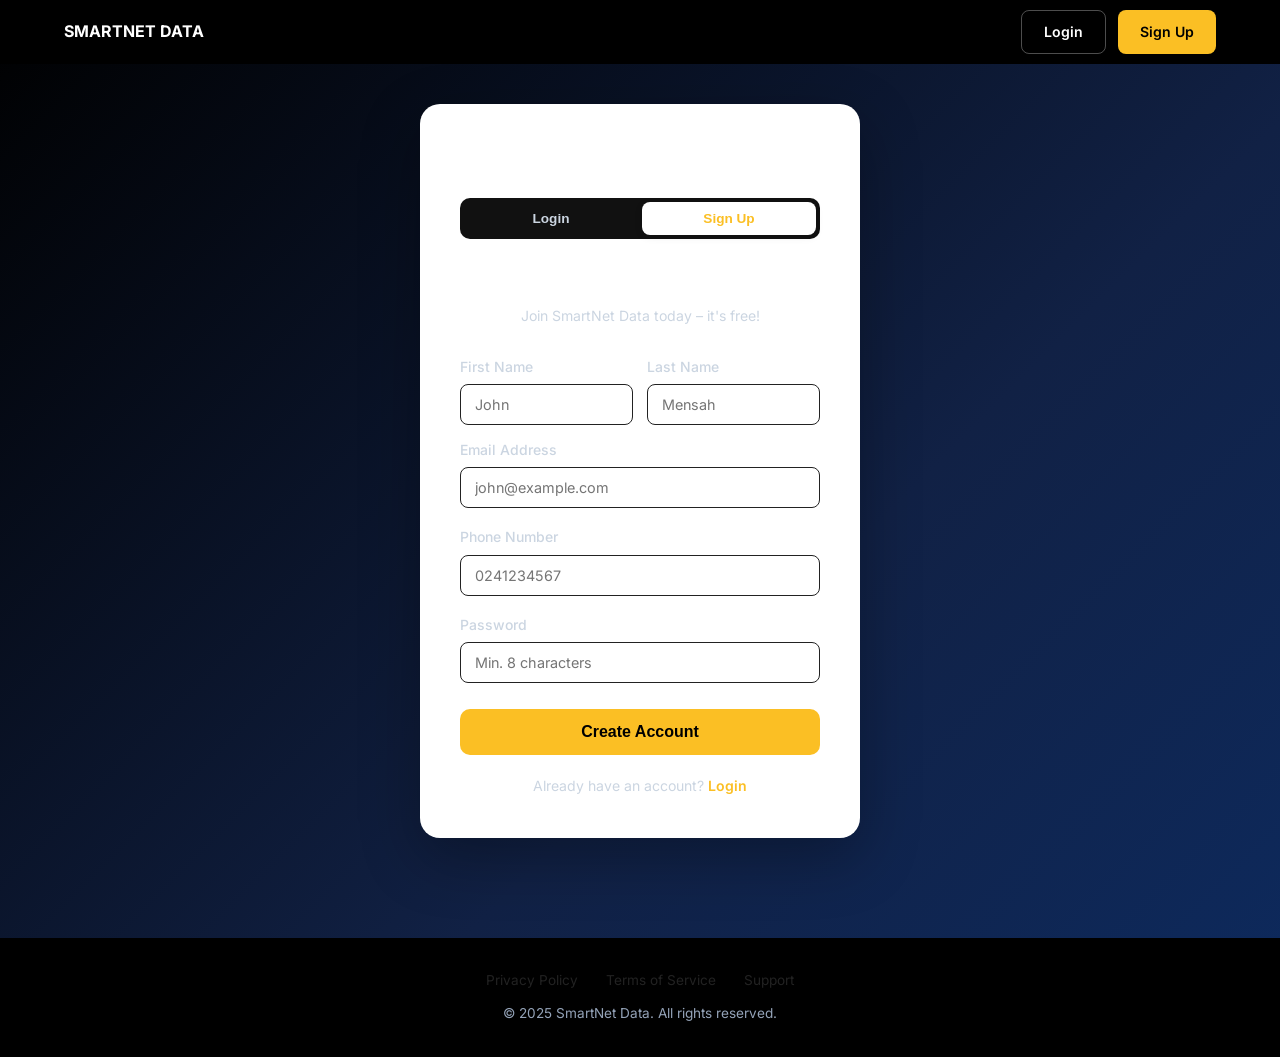
<file: index.html>
<!DOCTYPE html>
<html lang="en">
<head>
  <meta charset="UTF-8">
  <meta name="viewport" content="width=device-width, initial-scale=1.0">
  <title>SmartNet Data – Buy Data Instantly, Anytime</title>
  <meta name="description" content="Buy mobile data bundles for MTN, Telecel and AirtelTigo instantly at the best prices in Ghana.">
  <link rel="stylesheet" href="styles.css">
  <script src="auth.js"></script>
  <style>
    /* HERO */
    .hero {
      background: #000;
      padding: 80px 5% 60px;
      color: var(--white);
      position: relative;
      overflow: hidden;
    }
    .hero::before {
      content: '';
      position: absolute;
      top: -80px; right: -80px;
      width: 400px; height: 400px;
      background: radial-gradient(circle, rgba(45,85,245,0.25) 0%, transparent 70%);
      border-radius: 50%;
    }
    .hero-inner {
      max-width: 1100px;
      margin: 0 auto;
      display: grid;
      grid-template-columns: 1fr 1fr;
      gap: 60px;
      align-items: center;
    }
    .hero h1 {
      font-size: 3rem;
      font-weight: 800;
      line-height: 1.15;
      margin-bottom: 16px;
    }
    .hero h1 span { color: #63b3ed; }
    .hero p { color: rgba(255,255,255,0.7); font-size: 1.05rem; margin-bottom: 32px; max-width: 420px; }
    .hero-actions { display: flex; gap: 12px; flex-wrap: wrap; }

    /* QUICK BUY CARD */
    .quick-buy {
      background: #fff;
      border-radius: 16px;
      padding: 28px;
      box-shadow: var(--shadow-lg);
      color: #000;
    }
    .quick-buy h3 { font-size: 1rem; font-weight: 700; margin-bottom: 20px; }
    .network-row { display: flex; gap: 10px; flex-wrap: wrap; margin-bottom: 20px; }
    .net-btn {
      padding: 8px 18px;
      border-radius: 99px;
      border: 2px solid var(--gray-200);
      font-weight: 600;
      font-size: 0.8rem;
      cursor: pointer;
      background: #fff;
      color: #000;
      transition: all 0.18s;
    }
    .net-btn.active, .net-btn:hover { border-color: var(--yellow); background: var(--yellow); color: #000; }
    .quick-buy .form-group { margin-bottom: 14px; }
    .price-hint { font-size: 0.8rem; color: var(--gray-400); margin-top: 4px; }

    /* TRUSTED */
    .trusted { text-align: center; margin-top: 16px; font-size: 0.8rem; color: rgba(255,255,255,0.5); }
    .trusted-logos { display: flex; gap: 20px; justify-content: center; margin-top: 8px; }
    .tlogo { background: rgba(255,255,255,0.12); border-radius: 8px; padding: 6px 14px; font-weight: 700; font-size: 0.75rem; color: rgba(255,255,255,0.7); }

    /* SECTION HEADER */
    .section-head { margin-bottom: 32px; }
    .section-head h2 { font-size: 1.7rem; font-weight: 800; margin-bottom: 6px; color: #fff; }
    .section-head p { color: #888; font-size: 0.95rem; }
    .section-head a { font-size: 0.85rem; color: var(--yellow); font-weight: 600; text-decoration: none; float: right; }

    /* BUNDLE CARDS */
    .bundle-hero {
      background: linear-gradient(135deg, #1a3cce, #2d55f5);
      color: white;
      border-radius: var(--radius);
      padding: 28px;
      position: relative;
      overflow: hidden;
    }
    .bundle-hero::after {
      content: '';
      position: absolute;
      bottom: -30px; right: -30px;
      width: 140px; height: 140px;
      background: rgba(255,255,255,0.08);
      border-radius: 50%;
    }
    .bundle-hero .size { font-size: 2.2rem; font-weight: 800; }
    .bundle-hero .name { font-size: 1rem; font-weight: 600; opacity: 0.85; }
    .bundle-hero .price { margin-top: 16px; font-size: 1.4rem; font-weight: 700; }
    .bundle-hero .old-price { text-decoration: line-through; opacity: 0.6; font-size: 0.9rem; }
    .bundle-hero .discount { background: var(--green); color: white; border-radius: 99px; padding: 2px 10px; font-size: 0.75rem; font-weight: 700; }

    .bundle-card { border-radius: var(--radius); padding: 20px; border: 2px solid var(--gray-200); background: var(--white); transition: all 0.2s; }
    .bundle-card:hover { border-color: var(--blue-light); box-shadow: var(--shadow); transform: translateY(-2px); }
    .bundle-card .size { font-size: 1.4rem; font-weight: 800; color: var(--text); }
    .bundle-card .name { font-size: 0.85rem; color: var(--gray-600); }
    .bundle-card .price { font-weight: 700; color: var(--blue-light); margin-top: 10px; font-size: 1rem; }
    .add-btn { width: 28px; height: 28px; background: var(--blue-light); color: white; border: none; border-radius: 50%; font-size: 1.2rem; cursor: pointer; display: flex; align-items: center; justify-content: center; transition: background 0.2s; }
    .add-btn:hover { background: var(--blue); }

    /* TESTIMONIALS */
    .testimonials-bg { background: var(--white); }
    .stars { color: #f59e0b; font-size: 1rem; margin-bottom: 8px; }
    .testimonial-card { padding: 24px; border-radius: var(--radius); border: 1.5px solid var(--gray-200); }
    .author { font-weight: 600; font-size: 0.9rem; margin-top: 12px; }
    .author-sub { font-size: 0.8rem; color: var(--gray-400); }
    .trust-banner { text-align: center; margin-top: 40px; color: var(--gray-600); font-size: 0.9rem; font-weight: 600; }
    .trust-banner span { font-size: 1.6rem; font-weight: 800; color: var(--blue-light); display: block; }

    /* Mobile Responsive Hooks */
    @media (max-width: 900px) {
      .hero-inner { grid-template-columns: 1fr; gap: 40px; }
      .hero { padding: 40px 5%; text-align: center; }
      .hero p { margin: 0 auto 32px auto; }
      .hero-actions { justify-content: center; }
      .hero h1 { font-size: 2.2rem; }
    }
  </style>
</head>
<body>

<!-- NAV -->
<nav>
  <a href="index.html" class="logo">
    <span>SMARTNET DATA</span>
  </a>
  
  <div class="nav-right">
    <a href="login.html" class="btn btn-outline">Login</a>
    <a href="login.html#signup" class="btn btn-primary">Sign Up</a>
  </div>
</nav>

<!-- HERO -->
<section class="hero">
  <div class="hero-inner">
    <div>
      <h1>Buy Data <span>Instantly,</span> Anytime.</h1>
      <p>Ghana's fastest data bundle platform. Affordable MTN, Telecel &amp; AirtelTigo bundles delivered in seconds.</p>
      <div class="hero-actions">
        <a href="buy-data.html" class="btn btn-primary btn-lg">Buy Data Now</a>
        <a href="login.html#signup" class="btn btn-outline btn-lg">Get Started Free</a>
      </div>
      <div class="trusted" style="text-align:left; margin-top:32px;">
        <div style="margin-bottom:8px;">Trusted by 30,000+ Users</div>
        <div class="trusted-logos">
          <div class="tlogo"><svg width="28" height="28" viewBox="0 0 44 44" xmlns="http://www.w3.org/2000/svg"><circle cx="22" cy="22" r="22" fill="#FFCC00"/><text x="50%" y="53%" dominant-baseline="middle" text-anchor="middle" fill="#003399" font-weight="900" font-size="11" font-family="Arial,sans-serif" letter-spacing="0.5">MTN</text></svg> MTN</div>
          <div class="tlogo"><svg width="28" height="28" viewBox="0 0 44 44" xmlns="http://www.w3.org/2000/svg"><circle cx="22" cy="22" r="22" fill="#CC0000"/><text x="50%" y="38%" dominant-baseline="middle" text-anchor="middle" fill="#fff" font-weight="900" font-size="7" font-family="Arial,sans-serif">telecel</text><path d="M10 28 Q16 22 22 26 Q28 30 34 24" stroke="#fff" stroke-width="2.5" fill="none" stroke-linecap="round"/></svg> Telecel</div>
          <div class="tlogo"><svg width="28" height="28" viewBox="0 0 44 44" xmlns="http://www.w3.org/2000/svg"><clipPath id="cp3"><circle cx="22" cy="22" r="22"/></clipPath><circle cx="22" cy="22" r="22" fill="#E2001A"/><rect x="22" y="0" width="22" height="44" fill="#00509E" clip-path="url(#cp3)"/><text x="50%" y="44%" dominant-baseline="middle" text-anchor="middle" fill="#fff" font-weight="900" font-size="9" font-family="Arial,sans-serif">Airtel</text><text x="50%" y="66%" dominant-baseline="middle" text-anchor="middle" fill="#FFD700" font-weight="900" font-size="9" font-family="Arial,sans-serif">Tigo</text></svg> AirtelTigo</div>
        </div>
      </div>
    </div>

    <!-- QUICK BUY WIDGET -->
    <div class="quick-buy">
      <h3>⚡ Quick Top-Up</h3>
      <div class="network-row">
        <button class="net-btn mtn active" onclick="selectNet(this,'mtn')" style="display:flex;align-items:center;gap:6px;"><svg width="20" height="20" viewBox="0 0 44 44" xmlns="http://www.w3.org/2000/svg"><circle cx="22" cy="22" r="22" fill="#FFCC00"/><text x="50%" y="53%" dominant-baseline="middle" text-anchor="middle" fill="#003399" font-weight="900" font-size="11" font-family="Arial,sans-serif" letter-spacing="0.5">MTN</text></svg> MTN</button>
        <button class="net-btn telecel" onclick="selectNet(this,'telecel')" style="display:flex;align-items:center;gap:6px;"><svg width="20" height="20" viewBox="0 0 44 44" xmlns="http://www.w3.org/2000/svg"><circle cx="22" cy="22" r="22" fill="#CC0000"/><text x="50%" y="38%" dominant-baseline="middle" text-anchor="middle" fill="#fff" font-weight="900" font-size="7" font-family="Arial,sans-serif">telecel</text><path d="M10 28 Q16 22 22 26 Q28 30 34 24" stroke="#fff" stroke-width="2.5" fill="none" stroke-linecap="round"/></svg> Telecel</button>
        <button class="net-btn airteltigo" onclick="selectNet(this,'airteltigo')" style="display:flex;align-items:center;gap:6px;"><svg width="20" height="20" viewBox="0 0 44 44" xmlns="http://www.w3.org/2000/svg"><clipPath id="cp4"><circle cx="22" cy="22" r="22"/></clipPath><circle cx="22" cy="22" r="22" fill="#E2001A"/><rect x="22" y="0" width="22" height="44" fill="#00509E" clip-path="url(#cp4)"/><text x="50%" y="44%" dominant-baseline="middle" text-anchor="middle" fill="#fff" font-weight="900" font-size="9" font-family="Arial,sans-serif">Airtel</text><text x="50%" y="66%" dominant-baseline="middle" text-anchor="middle" fill="#FFD700" font-weight="900" font-size="9" font-family="Arial,sans-serif">Tigo</text></svg> AirtelTigo</button>
      </div>
      <div class="form-group">
        <label>Phone Number</label>
        <input type="tel" class="form-control" placeholder="0241234567">
      </div>
      <div class="form-group">
        <label>Select Bundle</label>
        <select class="form-control">
          <option>1GB – GHC 5.00</option>
          <option>5GB – GHC 20.00</option>
          <option>10GB – GHC 35.00</option>
          <option>20GB – GHC 60.00</option>
          <option>50GB – GHC 120.00</option>
        </select>
      </div>
      <a href="buy-data.html" class="btn btn-primary btn-full" style="margin-top:4px;">Buy Now</a>
      <p class="price-hint" style="margin-top:10px;">🔒 Secure & instant delivery</p>
    </div>
  </div>
</section>

<!-- DISCOUNTED BUNDLES -->
<section class="section">
  <div class="container">
    <div class="section-head" style="display:flex; align-items:center; justify-content:space-between;">
      <div>
        <h2>Discounted Bundles</h2>
        <p>Best value data deals available right now</p>
      </div>
      <a href="buy-data.html">See All →</a>
    </div>

    <div style="display:grid; grid-template-columns: 2fr 1fr 1fr; gap:20px; align-items:start;">
      <!-- Featured -->
      <div class="bundle-hero">
        <div style="display:flex; justify-content:space-between; align-items:flex-start;">
          <div>
            <div class="size">100GB</div>
            <div class="name">FESTIVE BOX</div>
            <div style="font-size:0.8rem; opacity:0.7; margin-top:4px;">Valid for 30 days</div>
          </div>
          <span class="discount">60% OFF</span>
        </div>
        <div class="price">
          GHC 250.00
          <span class="old-price" style="margin-left:8px;">GHC 620</span>
        </div>
        <button class="btn btn-green" style="margin-top:16px; padding:10px 24px;">Buy Now</button>
      </div>

      <!-- Work Bundle -->
      <div class="bundle-card">
        <div class="size" style="color:var(--blue-light);">30GB</div>
        <div class="name">Work From Home</div>
        <div class="price">GHC 85.00</div>
        <div style="display:flex; justify-content:space-between; align-items:center; margin-top:12px;">
          <span class="badge badge-blue">MTN</span>
          <button class="add-btn">+</button>
        </div>
      </div>

      <!-- Night Bundle -->
      <div class="bundle-card">
        <div class="size" style="color:#a855f7;">20GB</div>
        <div class="name">Nite &amp; Date</div>
        <div class="price">GHC 45.00</div>
        <div style="display:flex; justify-content:space-between; align-items:center; margin-top:12px;">
          <span class="badge badge-red">Telecel</span>
          <button class="add-btn">+</button>
        </div>
      </div>
    </div>
  </div>
</section>

<!-- TESTIMONIALS -->
<section class="section testimonials-bg">
  <div class="container">
    <div class="section-head text-center" style="float:none;">
      <h2>Trusted by 30,000+ Users</h2>
      <p>Real reviews from real customers</p>
    </div>
    <div class="grid-3">
      <div class="testimonial-card">
        <div class="stars">★★★★★</div>
        <p style="font-size:0.9rem; color:var(--gray-600);">"Fastest data delivery I've ever experienced. My bundle arrived in under 2 seconds!"</p>
        <div class="author">Kwame Mensah</div>
        <div class="author-sub">MTN subscriber · Accra</div>
      </div>
      <div class="testimonial-card">
        <div class="stars">★★★★★</div>
        <p style="font-size:0.9rem; color:var(--gray-600);">"The prices here beat everywhere else. I save 20% every month using SmartNet Data."</p>
        <div class="author">Akua Boateng</div>
        <div class="author-sub">Telecel subscriber · Kumasi</div>
      </div>
      <div class="testimonial-card">
        <div class="stars">★★★★☆</div>
        <p style="font-size:0.9rem; color:var(--gray-600);">"Very intuitive. I can top up my family members' numbers in one place. Highly recommend."</p>
        <div class="author">Nana Asante</div>
        <div class="author-sub">AirtelTigo · Takoradi</div>
      </div>
    </div>
    <div class="trust-banner">
      <span>30,000+</span>
      Happy customers & counting
    </div>
  </div>
</section>

<!-- FOOTER -->
<footer>
  <div class="footer-links">
    <a href="#">Home</a>
    <a href="buy-data.html">Buy Data</a>
    <a href="#">Support</a>
    <a href="login.html">Login</a>
  </div>
  <p>© 2025 SmartNet Data. All rights reserved.</p>
</footer>

<script>
  function selectNet(el, net) {
    document.querySelectorAll('.net-btn').forEach(b => b.classList.remove('active'));
    el.classList.add('active');
  }
</script>
</body>
</html>
</file>
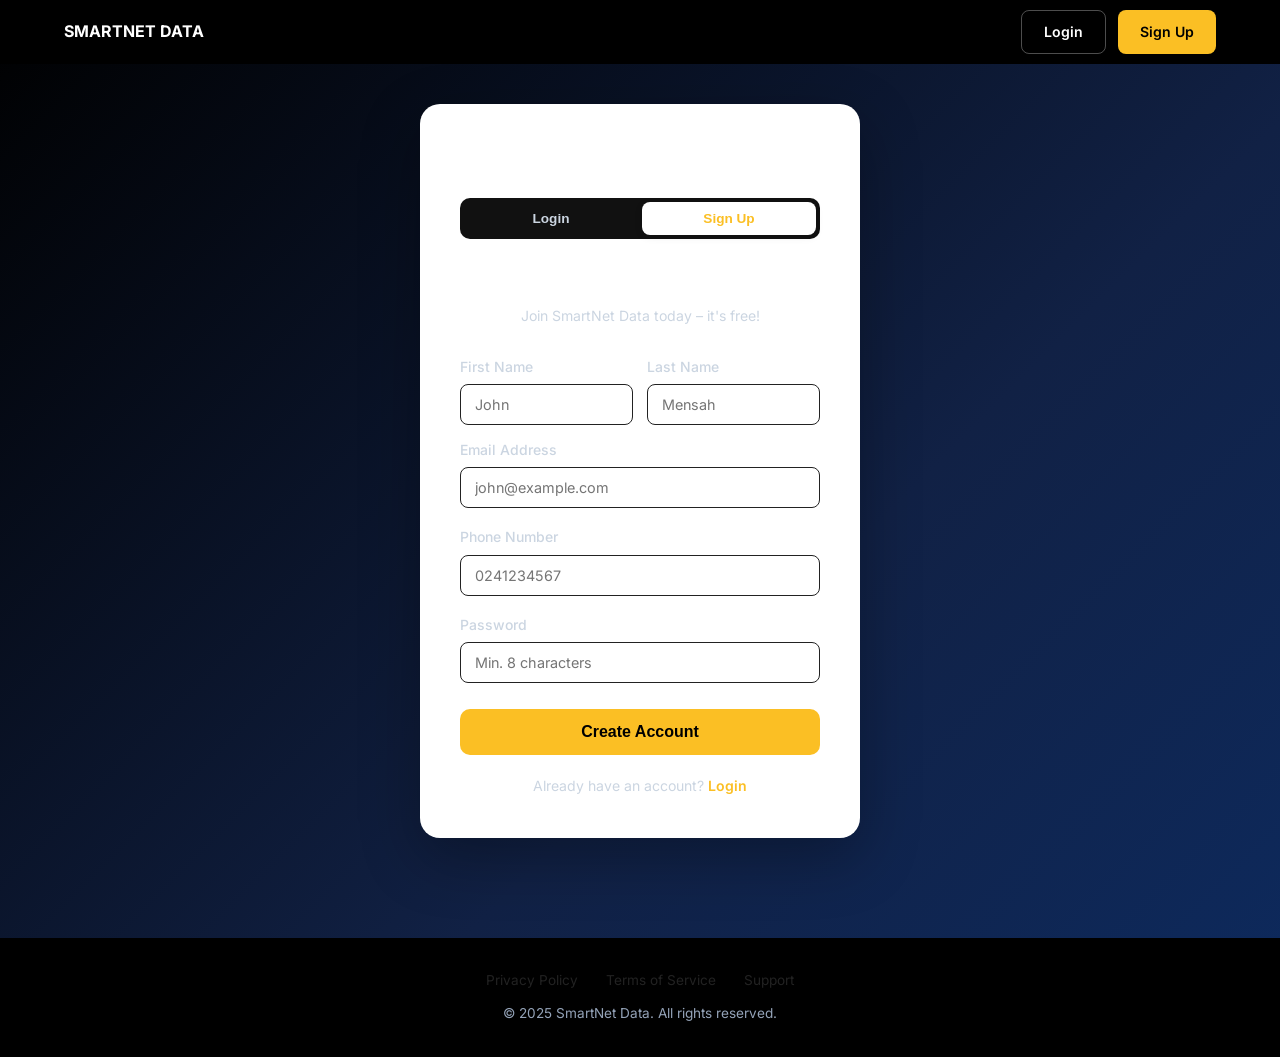
<file: buy-data.html>
<!DOCTYPE html>
<html lang="en">
<head>
  <meta charset="UTF-8">
  <meta name="viewport" content="width=device-width, initial-scale=1.0">
  <title>Buy Data Bundle – SmartNet Data</title>
  <meta name="description" content="Choose a network and data bundle to buy instantly.">
  <link rel="stylesheet" href="styles.css">
  <script src="auth.js"></script>
  <style>
    body { background: #0a0a0a; color: #fff; }
    .page-wrap { max-width: 1080px; margin: 40px auto; padding: 0 24px; display: grid; grid-template-columns: 1fr 360px; gap: 32px; align-items: start; }

    /* Network selector */
    .network-selector { display: flex; gap: 10px; margin-bottom: 24px; flex-wrap: wrap; }
    .net-card {
      display: flex; align-items: center; gap: 10px;
      padding: 12px 22px;
      border: 1.5px solid #2a2a2a;
      border-radius: 99px;
      cursor: pointer;
      transition: all 0.22s;
      background: #1a1a1a;
      color: #fff;
      font-size: 0.95rem;
      font-weight: 700;
    }
    .net-card:hover { border-color: #444; background: #222; }
    .net-card.active { border-color: #fbbf24; background: #222; }
    .net-card.active .net-name { color: #fbbf24; }
    .net-dot { width: 14px; height: 14px; border-radius: 50%; flex-shrink: 0; }
    .net-card .net-name { font-size: 0.92rem; font-weight: 700; color: #fff; }

    /* Warning banner */
    .warn-banner {
      border-radius: 14px; padding: 18px 20px;
      margin-bottom: 20px; display: flex; gap: 14px; align-items: flex-start;
      border: 1.5px solid rgba(251,191,36,0.35);
      background: rgba(251,191,36,0.08);
    }
    .warn-banner.red {
      border-color: rgba(220,38,38,0.4);
      background: rgba(180,20,20,0.12);
    }
    .warn-banner.blue {
      border-color: rgba(59,109,250,0.45);
      background: rgba(30,60,180,0.12);
    }
    .warn-icon { font-size: 1.3rem; margin-top: 1px; color: #fbbf24; flex-shrink: 0; }
    .warn-banner.red .warn-icon { color: #f87171; }
    .warn-banner.blue .warn-icon { color: #60a5fa; }
    .warn-title { font-size: 1rem; font-weight: 800; color: #fbbf24; margin-bottom: 5px; }
    .warn-banner.red .warn-title { color: #f87171; }
    .warn-banner.blue .warn-title { color: #60a5fa; }
    .warn-text { font-size: 0.87rem; color: rgba(255,255,255,0.72); line-height: 1.55; }
    .warn-net { color: #fbbf24; font-weight: 700; }
    .warn-banner.red .warn-net { color: #f87171; }
    .warn-banner.blue .warn-net { color: #60a5fa; }

    /* Bundle section */
    .bundle-section-title { font-size: 0.95rem; font-weight: 700; color: rgba(255,255,255,0.6); text-transform: uppercase; letter-spacing: 0.8px; margin-bottom: 16px; }

    /* Bundle grid – dark style */
    .bundle-grid {
      display: grid;
      grid-template-columns: repeat(4, 1fr);
      gap: 10px;
    }
    .b-card {
      border: 1.5px solid #1e2d50;
      border-radius: 10px;
      padding: 18px 10px 16px;
      cursor: pointer;
      transition: all 0.22s;
      background: #0d1117;
      color: #fff;
      text-align: center;
      position: relative;
    }
    .b-card:hover { border-color: #3b6dfa; background: #111827; }
    .b-card.selected { border: 2px solid #fbbf24; background: #111827; }
    .b-card .size { font-size: 1.25rem; font-weight: 900; color: #fff; margin-bottom: 6px; letter-spacing: 0.3px; }
    .b-card .price { font-size: 0.82rem; font-weight: 600; color: rgba(255,255,255,0.5); }
    .b-card.selected .size { color: #fff; }
    .b-card.selected .price { color: rgba(255,255,255,0.6); }

    /* Phone input section */
    .phone-section { background: #0d1117; border: 1.5px solid #1e2d50; border-radius: 14px; padding: 22px; margin-top: 20px; }
    .phone-section label { font-size: 0.9rem; font-weight: 800; color: #fff; display: block; margin-bottom: 12px; }
    .phone-section input { background: #111827; border: 1.5px solid #1e2d50; border-radius: 10px; padding: 14px 16px; color: #fff; font-size: 1rem; width: 100%; outline: none; box-sizing: border-box; }
    .phone-section input:focus { border-color: #fbbf24; }
    .phone-section input::placeholder { color: rgba(255,255,255,0.22); font-size: 0.95rem; }

    /* Summary Card */
    .summary-card { background: #141414; border: 1.5px solid #1e1e1e; color: #fff; border-radius: 18px; padding: 28px; position: sticky; top: 84px; }
    .summary-card h3 { font-size: 1.15rem; font-weight: 800; margin-bottom: 24px; color: #fbbf24; display: flex; align-items: center; gap: 8px; }
    .sum-row { display: flex; justify-content: space-between; align-items: center; padding: 14px 0; border-bottom: 1px solid rgba(255,255,255,0.05); font-size: 0.95rem; }
    .sum-row:last-of-type { border-bottom: none; }
    .sum-label { color: rgba(255,255,255,0.45); }
    .sum-val { font-weight: 800; color: #fff; }
    .total-row { background: rgba(251,191,36,0.06); border: 1px solid rgba(251,191,36,0.15); border-radius: 12px; padding: 18px 20px; display: flex; justify-content: space-between; align-items: center; margin-top: 20px; }
    .total-row .label { color: rgba(255,255,255,0.5); font-size: 0.95rem; }
    .total-row .amount { font-size: 1.65rem; font-weight: 900; color: #fbbf24; }
    .btn-pay { width: 100%; margin-top: 24px; padding: 16px; background: #fbbf24; color: #000; font-weight: 900; font-size: 1.05rem; border: none; border-radius: 12px; cursor: pointer; transition: all 0.2s; display: flex; justify-content: center; align-items: center; gap: 8px; }
    .btn-pay:hover { background: #f59e0b; transform: translateY(-1px); }
    .secure-note { text-align: center; font-size: 0.8rem; color: rgba(255,255,255,0.3); margin-top: 16px; display: flex; justify-content: center; align-items: center; gap: 6px; }

    .section-card { background: #0d1117; border: 1.5px solid #1e2d50; border-radius: 16px; padding: 24px; margin-bottom: 20px; }
    .section-label { font-size: 1rem; font-weight: 900; margin-bottom: 18px; color: #fff; }

    /* Mobile Responsive Hooks */
    @media (max-width: 900px) {
      .page-wrap { grid-template-columns: 1fr; margin: 24px auto; }
      .summary-card { position: relative; top: 0; }
      .bundle-grid { grid-template-columns: repeat(3, 1fr); }
    }
    @media (max-width: 600px) {
      .bundle-grid { grid-template-columns: repeat(2, 1fr); }
      .net-card { flex-grow: 1; justify-content: center; }
      .phone-section, .section-card, .summary-card { padding: 18px; }
    }
  </style>
</head>
<body>

<!-- NAV -->
<nav>
  <a href="index.html" class="logo">
    <span>SMARTNET DATA</span>
  </a>
  <div class="nav-right">
    <a href="login.html" class="btn btn-outline">Login</a>
    <a href="login.html#signup" class="btn btn-primary">Sign Up</a>
  </div>
</nav>

<div class="page-wrap">
  <!-- LEFT: SELECTION -->
  <div>
    <!-- Step 1: Network -->
    <div class="section-card">
      <div class="section-label">1. Select Network</div>
      <div class="network-selector">
        <div class="net-card mtn active" onclick="selectNet(this,'MTN')">
          <span class="net-dot" style="background:#FFCC00;"></span>
          <span class="net-name">MTN</span>
        </div>
        <div class="net-card telecel" onclick="selectNet(this,'Telecel')">
          <span class="net-dot" style="background:#CC0000;"></span>
          <span class="net-name">Telecel</span>
        </div>
        <div class="net-card airteltigo" onclick="selectNet(this,'AirtelTigo')">
          <span class="net-dot" style="background:#1a5dcc;"></span>
          <span class="net-name">AirtelTigo</span>
        </div>
      </div>
    </div>

    <!-- Warning Banner -->
    <div class="warn-banner" id="warnBanner">
      <div class="warn-icon">⚠️</div>
      <div>
        <div class="warn-title">Important Heads Up!</div>
        <div class="warn-text" id="warnText">
    Before requesting, please ensure the beneficiary number is a valid <span class="warn-net" id="warnNetwork">MTN</span> number. We cannot reverse transactions sent to the wrong network or number.
        </div>
      </div>
    </div>

    <!-- Step 2: Bundle -->
    <div class="section-card">
      <div class="section-label">Select Bundle Size</div>
      <div class="bundle-grid" id="bundleGrid"></div>
    </div>

    <!-- Step 3: Phone -->
    <div class="phone-section">
      <label>Recipient Phone Number</label>
      <input type="tel" id="phoneInput" placeholder="e.g. 0241234567">
    </div>
  </div>

  <!-- RIGHT: SUMMARY -->
  <div class="summary-card">
    <h3>📦 Order Summary</h3>
    <div class="sum-row">
      <span class="sum-label">Network</span>
      <span class="sum-val" id="sumNetwork">MTN</span>
    </div>
    <div class="sum-row">
      <span class="sum-label">Bundle</span>
      <span class="sum-val" id="sumBundle">– Select –</span>
    </div>
    <div class="sum-row">
      <span class="sum-label">Phone</span>
      <span class="sum-val" id="sumPhone">–</span>
    </div>
    <div class="total-row">
      <span class="label">Total</span>
      <span class="amount">GH₵ <span id="sumPrice">0.00</span></span>
    </div>
    <button class="btn-pay" onclick="buyNow()"><span style="color:#10b981;background:#fff;border-radius:4px;display:inline-flex;padding:1px;"><svg width="14" height="14" viewBox="0 0 24 24" fill="none" stroke="currentColor" stroke-width="3" stroke-linecap="round" stroke-linejoin="round"><polyline points="20 6 9 17 4 12"></polyline></svg></span> Confirm &amp; Pay</button>
    <p class="secure-note">🔒 Secured by SmartNet · Instant Delivery</p>
  </div>
</div>

<!-- FOOTER -->
<footer>
  <div class="footer-links">
    <a href="index.html">Home</a>
    <a href="buy-data.html">Buy Data</a>
    <a href="#">Support</a>
  </div>
  <p>© 2025 SmartNet Data. All rights reserved.</p>
</footer>

<script>
  // ── Bundle data per network ──────────────────────────────────────────────
  const BUNDLES = {
    MTN: [
      { size:'1GB',   price:4.50,   validity:'7 days' },
      { size:'2GB',   price:9.00,   validity:'14 days' },
      { size:'3GB',   price:13.50,  validity:'14 days' },
      { size:'4GB',   price:18.00,  validity:'30 days' },
      { size:'5GB',   price:23.00,  validity:'30 days' },
      { size:'6GB',   price:27.00,  validity:'30 days' },
      { size:'8GB',   price:37.00,  validity:'30 days' },
      { size:'10GB',  price:46.00,  validity:'30 days' },
      { size:'15GB',  price:63.00,  validity:'30 days' },
      { size:'20GB',  price:83.00,  validity:'30 days' },
      { size:'25GB',  price:105.00, validity:'30 days' },
      { size:'30GB',  price:123.00, validity:'30 days' },
      { size:'40GB',  price:163.50, validity:'30 days' },
      { size:'50GB',  price:197.50, validity:'30 days' },
    ],
    Telecel: [
      { size:'10GB',  price:43.00,  validity:'30 days' },
      { size:'15GB',  price:61.00,  validity:'30 days' },
      { size:'20GB',  price:79.00,  validity:'30 days' },
      { size:'25GB',  price:97.00,  validity:'30 days' },
      { size:'30GB',  price:113.00, validity:'30 days' },
      { size:'40GB',  price:149.00, validity:'30 days' },
      { size:'50GB',  price:182.00, validity:'30 days' },
    ],
    AirtelTigo: [
      { size:'1GB',   price:4.00,   validity:'7 days' },
      { size:'2GB',   price:8.50,   validity:'14 days' },
      { size:'3GB',   price:13.00,  validity:'14 days' },
      { size:'5GB',   price:21.00,  validity:'30 days' },
      { size:'8GB',   price:34.00,  validity:'30 days' },
      { size:'10GB',  price:44.00,  validity:'30 days' },
      { size:'15GB',  price:60.00,  validity:'30 days' },
      { size:'20GB',  price:79.00,  validity:'30 days' },
      { size:'30GB',  price:115.00, validity:'30 days' },
      { size:'50GB',  price:185.00, validity:'30 days' },
    ]
  };

  let currentNet = 'MTN';
  let selectedPrice = 0;
  let selectedBundle = null;

  function selectNet(el, netName) {
    document.querySelectorAll('.net-card').forEach(c => c.classList.remove('active'));
    el.classList.add('active');
    currentNet = netName;
    document.getElementById('sumNetwork').textContent = netName;
    document.getElementById('warnNetwork').textContent = netName;
    // Banner colour
    const banner = document.getElementById('warnBanner');
    banner.classList.remove('red','blue');
    if (netName === 'Telecel') banner.classList.add('red');
    else if (netName === 'AirtelTigo') banner.classList.add('blue');
    // Reset bundle selection
    selectedPrice = 0; selectedBundle = null;
    document.getElementById('sumBundle').textContent = '– Select –';
    document.getElementById('sumValidity').textContent = '–';
    document.getElementById('sumPrice').textContent = '0.00';
    renderBundles(netName);
  }

  function renderBundles(netName) {
    const grid = document.getElementById('bundleGrid');
    const bundles = BUNDLES[netName] || [];
    grid.innerHTML = bundles.map((b, i) => `
      <div class="b-card" onclick="selectBundle(this, '${b.size}', ${b.price}, '${b.validity}')">
        <div class="size">${b.size}</div>
        <div class="price">GH₵ ${b.price.toFixed(2)}</div>
      </div>
    `).join('');
  }

  function selectBundle(el, size, price, validity) {
    document.querySelectorAll('.b-card').forEach(c => c.classList.remove('selected'));
    el.classList.add('selected');
    selectedPrice = price;
    selectedBundle = size;
    document.getElementById('sumBundle').textContent = size;
    document.getElementById('sumValidity').textContent = validity;
    document.getElementById('sumPrice').textContent = price.toFixed(2);
  }

  document.getElementById('phoneInput').addEventListener('input', function() {
    document.getElementById('sumPhone').textContent = this.value || '–';
  });

  function buyNow() {
    const phone = document.getElementById('phoneInput').value;
    if (!selectedBundle) return alert('Please select a bundle.');
    if (!phone) return alert('Please enter recipient phone number.');
    
    // Redirect to checkout with order details in URL
    const params = new URLSearchParams({
      network: currentNet,
      bundle: selectedBundle,
      price: selectedPrice.toFixed(2),
      phone: phone
    });
    window.location.href = 'payment-checkout.html?' + params.toString();
  }

  // Init on load
  renderBundles('MTN');
</script>
</body>
</html>
</file>
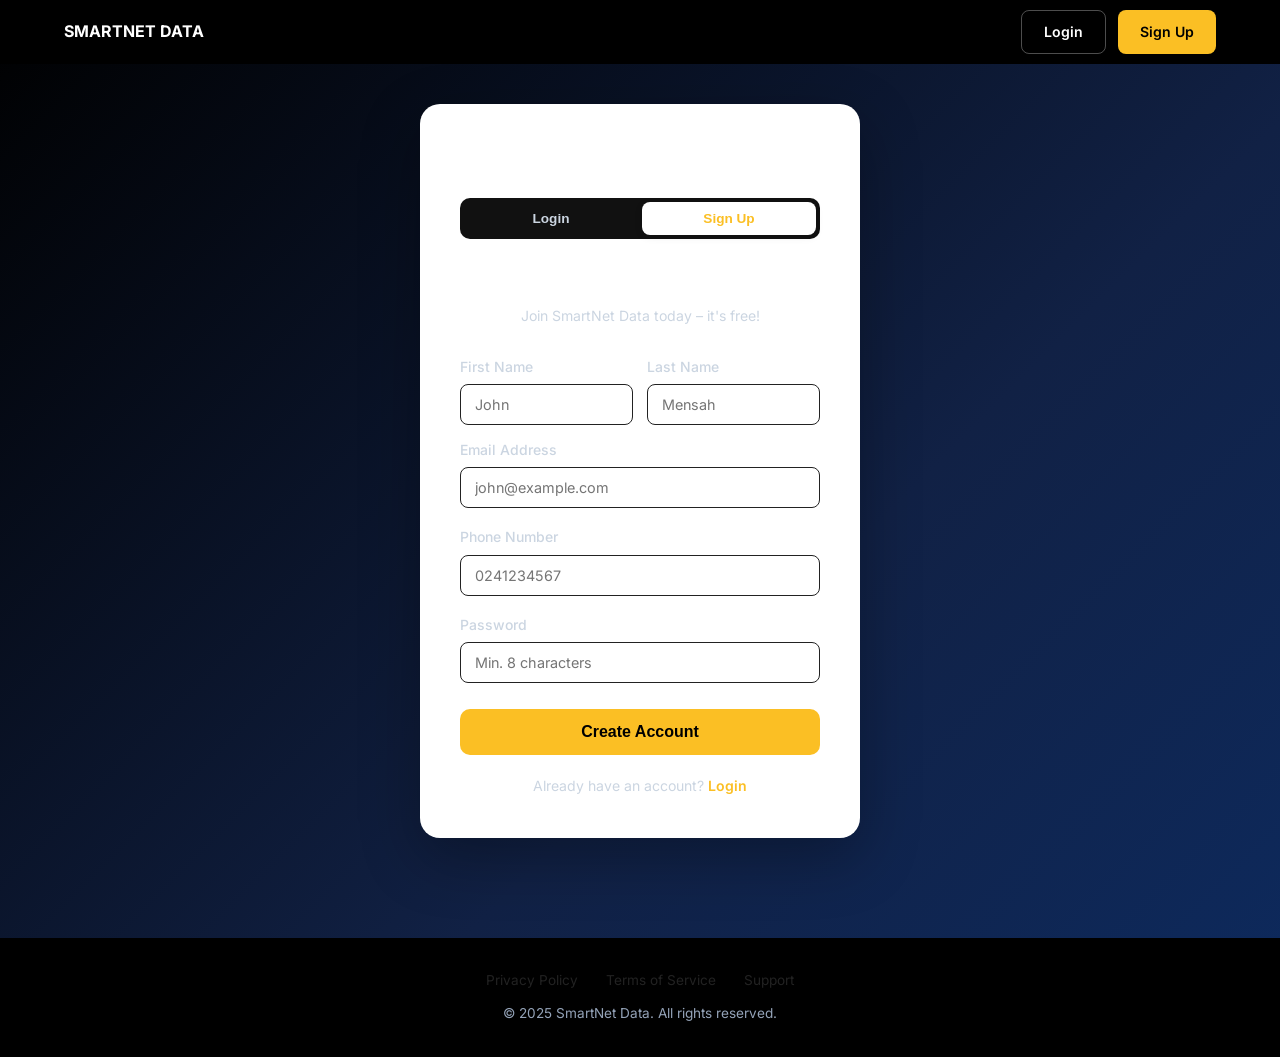
<file: dashboard.html>
<!DOCTYPE html>
<html lang="en">
<head>
  <meta charset="UTF-8">
  <meta name="viewport" content="width=device-width, initial-scale=1.0">
  <title>Dashboard – SmartNet Data</title>
  <link rel="stylesheet" href="styles.css">
  <script src="auth.js"></script>
  <script src="data.js"></script>
  <style>
    body { background: #000; color: #fff; }
    .dash-layout { display: grid; grid-template-columns: 220px 1fr; min-height: calc(100vh - 64px); background: #000; }
    .sidebar { background: #000; padding: 24px 14px; display: flex; flex-direction: column; gap: 8px; border-right: 1px solid #111; }
    .side-link { display: flex; align-items: center; gap: 14px; padding: 12px 16px; border-radius: 12px; color: rgba(255,255,255,0.6); text-decoration: none; font-size: 0.95rem; font-weight: 600; transition: all 0.2s; position: relative; }
    .side-link:hover { color: #fff; background: rgba(255,255,255,0.05); }
    .side-link.active { background: rgba(251, 191, 36, 0.1); color: #fbbf24; }
    .side-link svg { width: 20px; height: 20px; opacity: 0.7; }
    .side-link.active svg { opacity: 1; color: #fbbf24; }
    .sidebar-divider { height: 1px; background: #222; margin: 10px 10px; }
    .badge-new { background: rgba(251,191,36,0.15); color: #fbbf24; font-size: 0.65rem; padding: 2px 8px; border-radius: 20px; font-weight: 800; margin-left: auto; }
    .sidebar-label { font-size: 0.7rem; color: rgba(255,255,255,0.3); text-transform: uppercase; letter-spacing: 1px; margin: 14px 0 4px 12px; }
    .dash-main { padding: 24px; }
    .dash-top { display: flex; justify-content: space-between; align-items: center; margin-bottom: 22px; }
    .wallet-card { background: linear-gradient(135deg, var(--blue) 0%, #3b6dfa 100%); color: white; border-radius: 16px; padding: 28px; margin-bottom: 22px; display: flex; justify-content: space-between; align-items: flex-start; box-shadow: 0 8px 32px rgba(45,85,245,0.35); }
    .wallet-balance { font-size: 2.2rem; font-weight: 800; margin-top: 4px; }
    .wallet-label { font-size: 0.82rem; opacity: 0.75; }
    .wallet-actions { display: flex; gap: 10px; margin-top: 18px; }
    .wbtn { padding: 9px 20px; border-radius: 8px; font-weight: 600; font-size: 0.82rem; border: none; cursor: pointer; }
    .wbtn-green { background: var(--green); color: white; }
    .wbtn-white { background: rgba(255,255,255,0.18); color: white; }
    .qa-grid { display: grid; grid-template-columns: repeat(4,1fr); gap: 14px; margin-bottom: 22px; }
    .qa-card { background: var(--white); border-radius: var(--radius); padding: 18px; text-align: center; border: 2px solid var(--gray-200); cursor: pointer; transition: all 0.2s; text-decoration: none; color: var(--text); }
    .qa-card:hover { border-color: var(--blue-light); transform: translateY(-2px); box-shadow: var(--shadow); }
    .qa-icon { font-size: 1.7rem; display: block; margin-bottom: 7px; }
    .qa-label { font-size: 0.8rem; font-weight: 600; }
    .stats-row { display: grid; grid-template-columns: repeat(3,1fr); gap: 16px; margin-bottom: 22px; }
    .stat-card { background: var(--white); border-radius: var(--radius); padding: 18px; box-shadow: var(--shadow); }
    .stat-label { font-size: 0.78rem; color: var(--gray-400); margin-bottom: 4px; }
    .stat-value { font-size: 1.4rem; font-weight: 800; }
    .stat-sub { font-size: 0.75rem; margin-top: 4px; }
    .tx-table { width: 100%; border-collapse: collapse; }
    .tx-table th { text-align: left; padding: 10px 16px; font-size: 0.77rem; color: var(--gray-400); font-weight: 600; text-transform: uppercase; background: var(--gray-50); border-bottom: 1px solid var(--gray-200); }
    .tx-table td { padding: 13px 16px; font-size: 0.87rem; border-bottom: 1px solid var(--gray-100); }
    .tx-table tr:hover td { background: var(--gray-50); }
    .tx-table tr:hover td { background: var(--gray-50); }

    /* BUY DATA TAB STYLES */
    .buy-grid { display: grid; grid-template-columns: 1fr 340px; gap: 24px; align-items: start; }
    .network-selector { display: flex; gap: 12px; margin-bottom: 24px; flex-wrap: wrap; }
    .net-card { flex: 1; min-width: 80px; border: 2px solid var(--gray-200); border-radius: 12px; padding: 12px; text-align: center; cursor: pointer; transition: all 0.2s; background: #fff; color: #000; }
    .net-card:hover { border-color: var(--yellow); }
    .net-card.active { border-color: var(--yellow); background: var(--yellow); color: #000; }
    .net-card .net-logo { font-size: 1.5rem; display: block; margin-bottom: 4px; }
    .net-card .net-name { font-size: 0.75rem; font-weight: 700; color: #000; }
    .bundle-grid { display: grid; grid-template-columns: 1fr 1fr; gap: 12px; }
    .b-card { border: 2px solid var(--gray-200); border-radius: 12px; padding: 16px; cursor: pointer; transition: all 0.2s; background: #fff; color: #000; position: relative; }
    .b-card:hover, .b-card.selected { border-color: var(--yellow); background: var(--yellow); color: #000; }
    .b-card.selected::after { content: '✓'; position: absolute; top: 10px; right: 10px; width: 20px; height: 20px; background: #000; color: #fff; border-radius: 50%; font-size: 0.7rem; display: flex; align-items: center; justify-content: center; }
    .b-card .size { font-size: 1.2rem; font-weight: 800; color: #000; }
    .b-card .price { font-size: 0.95rem; font-weight: 700; color: #000; margin-top: 4px; }
    .summary-card-small { background: var(--navy); color: var(--white); border-radius: 16px; padding: 24px; }
    .sum-row-sm { display: flex; justify-content: space-between; padding: 8px 0; border-bottom: 1px solid rgba(255,255,255,0.1); font-size: 0.85rem; }

    /* TX HISTORY REDESIGN */
    .tx-header { margin-bottom: 30px; }
    .tx-title { font-size: 2.2rem; font-weight: 800; color: #fff; margin-bottom: 8px; }
    .tx-sub { color: rgba(255,255,255,0.6); font-size: 0.95rem; }
    
    .tx-wallet-card { background: #111; border-radius: 20px; padding: 24px; min-width: 320px; display: inline-flex; justify-content: space-between; align-items: center; margin-bottom: 40px; border: 1px solid rgba(255,255,255,0.05); }
    .tx-wallet-label { color: rgba(255,255,255,0.6); font-size: 0.9rem; margin-bottom: 8px; }
    .tx-wallet-value { font-size: 2rem; font-weight: 800; color: #fbbf24; }
    .tx-wallet-icon { background: #1a1a1a; width: 44px; height: 44px; border-radius: 12px; display: flex; align-items: center; justify-content: center; color: #fbbf24; }

    .tx-filters { background: #1a1a1a; padding: 24px; border-radius: 16px; display: grid; grid-template-columns: 1fr 1fr 180px; gap: 16px; align-items: end; margin-bottom: 24px; }
    .filter-group { display: flex; flex-direction: column; gap: 8px; }
    .filter-label { font-size: 0.7rem; font-weight: 800; color: rgba(255,255,255,0.4); text-transform: uppercase; letter-spacing: 0.5px; }
    .filter-input { background: #111; border: 1px solid #222; border-radius: 10px; padding: 12px 16px; color: #fff; font-size: 0.9rem; outline: none; }
    .filter-input::placeholder { color: rgba(255,255,255,0.2); }
    .btn-refresh { background: #2563eb; color: #fff; border: none; border-radius: 10px; padding: 13px; font-weight: 700; display: flex; align-items: center; justify-content: center; gap: 8px; cursor: pointer; transition: 0.2s; }
    .btn-refresh:hover { background: #1d4ed8; }

    .tx-table-container { background: #1a1a1a; border-radius: 16px; overflow: hidden; }
    .dark-table { width: 100%; border-collapse: collapse; }
    .dark-table th { padding: 20px; text-align: left; font-size: 0.72rem; color: rgba(255,255,255,0.4); font-weight: 800; text-transform: uppercase; border-bottom: 1px solid #222; }
    .dark-table td { padding: 20px; color: rgba(255,255,255,0.6); font-size: 0.88rem; border-bottom: 1px solid #222; }
    .tx-empty { padding: 60px; text-align: center; color: rgba(255,255,255,0.2); }

    .tx-footer { padding: 20px; border-top: 1px solid #222; display: flex; justify-content: space-between; align-items: center; font-size: 0.8rem; color: rgba(255,255,255,0.4); }
    .page-btn { width: 32px; height: 32px; border-radius: 8px; background: #111; border: 1px solid #222; color: #fff; display: flex; align-items: center; justify-content: center; cursor: pointer; }
    .page-btn:disabled { opacity: 0.3; cursor: not-allowed; }

    /* Mobile Responsive Hooks */
    @media (max-width: 992px) {
      .dash-layout { grid-template-columns: 1fr; }
      .sidebar { flex-direction: row; flex-wrap: wrap; justify-content: center; border-right: none; border-bottom: 1px solid #222; padding: 16px; }
      .side-link { flex: 1; min-width: 120px; justify-content: center; flex-direction: column; gap: 6px; padding: 10px; font-size: 0.8rem; text-align: center; }
      .sidebar-label, .sidebar-divider, .badge-new { display: none; }
      .dash-main { padding: 20px; }
      .qa-grid { grid-template-columns: repeat(2, 1fr); }
      .stats-row { grid-template-columns: 1fr; }
      .tx-filters { grid-template-columns: 1fr; }
    }
    @media (max-width: 600px) {
      .wallet-card { flex-direction: column; align-items: stretch; padding: 20px; }
      .wallet-actions { justify-content: space-between; margin-top: 24px; }
      .tx-wallet-card { min-width: 100%; display: flex; }
      .dark-table th, .dark-table td { padding: 12px; font-size: 0.8rem; }
      .tx-empty { padding: 30px 10px; }
    }
  </style>
</head>
<body>
<nav>
  <a href="index.html" class="logo">
    <span>SMARTNET DATA</span>
  </a>
  
  <div class="nav-right">
    <span style="color:var(--gray-400);font-size:0.88rem;" id="userNameTop">👤 User</span>
    <a href="#" onclick="auth.logout()" class="btn btn-outline" style="font-size:0.8rem;padding:8px 16px;">Logout</a>
  </div>
</nav>

<div class="dash-layout">
  <aside class="sidebar">
    <a href="#" onclick="showSection('overview')" id="link-overview" class="side-link active">
      <svg viewBox="0 0 24 24" fill="none" stroke="currentColor" stroke-width="2"><rect x="3" y="3" width="7" height="7" rx="1"/><rect x="14" y="3" width="7" height="7" rx="1"/><rect x="14" y="14" width="7" height="7" rx="1"/><rect x="3" y="14" width="7" height="7" rx="1"/></svg>
      Dashboard
    </a>
    <a href="buy-data.html" onclick="showSection('buy-bundles')" id="link-buy-bundles" class="side-link">
      <svg viewBox="0 0 24 24" fill="none" stroke="currentColor" stroke-width="2"><path d="M6 2 3 6v14a2 2 0 0 0 2 2h14a2 2 0 0 0 2-2V6l-3-4Z"/><path d="M3 6h18"/><path d="M16 10a4 4 0 0 1-8 0"/></svg>
      Buy Bundles
    </a>
    <a href="#" onclick="showSection('order-history')" id="link-order-history" class="side-link">
      <svg viewBox="0 0 24 24" fill="none" stroke="currentColor" stroke-width="2"><path d="M4 2v20l2-1 2 1 2-1 2 1 2-1 2 1 2-1 2 1V2l-2 1-2-1-2 1-2-1-2 1-2-1-2 1-2-1Z"/><path d="M14 8H8"/><path d="M16 12H8"/><path d="M13 16H8"/></svg>
      Order History
    </a>
    <a href="#" onclick="showSection('transactions')" id="link-transactions" class="side-link">
      <svg viewBox="0 0 24 24" fill="none" stroke="currentColor" stroke-width="2"><circle cx="12" cy="12" r="10"/><polyline points="12 6 12 12 16 14"/></svg>
      Transactions
    </a>
    
    <a href="#" onclick="showSection('profile')" id="link-profile" class="side-link">
      <svg viewBox="0 0 24 24" fill="none" stroke="currentColor" stroke-width="2"><path d="M19 21v-2a4 4 0 0 0-4-4H9a4 4 0 0 0-4 4v2"/><circle cx="12" cy="7" r="4"/></svg>
      Profile
    </a>
    <a href="#" onclick="showSection('notifications')" id="link-notifications" class="side-link">
      <svg viewBox="0 0 24 24" fill="none" stroke="currentColor" stroke-width="2"><path d="M18 8A6 6 0 0 0 6 8c0 7-3 9-3 9h18s-3-2-3-9"/><path d="M13.73 21a2 2 0 0 1-3.46 0"/></svg>
      Notifications
    </a>
    
    <div class="sidebar-divider"></div>
    
    <a href="#" onclick="showSection('settings')" id="link-settings" class="side-link">
      <svg viewBox="0 0 24 24" fill="none" stroke="currentColor" stroke-width="2"><path d="M12.22 2h-.44a2 2 0 0 0-2 2v.18a2 2 0 0 1-1 1.73l-.43.25a2 2 0 0 1-2 0l-.15-.08a2 2 0 0 0-2.73.73l-.22.38a2 2 0 0 0 .73 2.73l.15.1a2 2 0 0 1 1 1.72v.51a2 2 0 0 1-1 1.74l-.15.09a2 2 0 0 0-.73 2.73l.22.38a2 2 0 0 0 2.73.73l.15-.08a2 2 0 0 1 2 0l.43.25a2 2 0 0 1 1 1.73V20a2 2 0 0 0 2 2h.44a2 2 0 0 0 2-2v-.18a2 2 0 0 1 1-1.73l.43-.25a2 2 0 0 1 2 0l.15.08a2 2 0 0 0 2.73-.73l.22-.39a2 2 0 0 0-.73-2.73l-.15-.08a2 2 0 0 1-1-1.74v-.5a2 2 0 0 1 1-1.74l.15-.1a2 2 0 0 0 .73-2.73l-.22-.38a2 2 0 0 0-2.73-.73l-.15.08a2 2 0 0 1-2 0l-.43-.25a2 2 0 0 1-1-1.73V4a2 2 0 0 0-2-2z"/><circle cx="12" cy="12" r="3"/></svg>
      Settings
    </a>
    <a href="#" onclick="auth.logout()" class="side-link" style="margin-top:auto; color: #ff5252;">
      <svg viewBox="0 0 24 24" fill="none" stroke="currentColor" stroke-width="2"><path d="M9 21H5a2 2 0 0 1-2-2V5a2 2 0 0 1 2-2h4"/><polyline points="16 17 21 12 16 7"/><line x1="21" y1="12" x2="9" y2="12"/></svg>
      Logout
    </a>
  </aside>

  <main class="dash-main">
    <div id="section-overview" style="display: block; min-height: 100%;">
      <div class="tx-header" style="margin-bottom: 24px;">
        <h1 class="tx-title" style="font-size: 1.8rem;">Good morning, <span id="userNameHello">User</span> 👋</h1>
        <p class="tx-sub">Here's your account overview for today.</p>
      </div>

      <!-- STATS GRID -->
      <div style="display: grid; grid-template-columns: repeat(3, 1fr); gap: 16px; margin-bottom: 32px;">
        <div style="background: #1a1a1a; padding: 18px; border-radius: 16px; border: 1px solid rgba(255,255,255,0.05);">
          <div style="color: rgba(255,255,255,0.4); font-size: 0.75rem; font-weight: 700; text-transform: uppercase; margin-bottom: 8px;">Total Spent</div>
          <div style="font-size: 1.5rem; font-weight: 800; color: #fff;">GH₵ <span id="stat-total-spent">0.00</span></div>
          <div style="color: #4ade80; font-size: 0.75rem; margin-top: 6px;">↑ 12.5% this month</div>
        </div>
        <div style="background: #1a1a1a; padding: 18px; border-radius: 16px; border: 1px solid rgba(255,255,255,0.05);">
          <div style="color: rgba(255,255,255,0.4); font-size: 0.75rem; font-weight: 700; text-transform: uppercase; margin-bottom: 8px;">Bundles Bought</div>
          <div style="font-size: 1.5rem; font-weight: 800; color: #fff;"><span id="stat-bundles-count">0</span></div>
          <div style="color: rgba(255,255,255,0.4); font-size: 0.75rem; margin-top: 6px;">All-time usage</div>
        </div>
        <div style="background: #1a1a1a; padding: 18px; border-radius: 16px; border: 1px solid rgba(255,255,255,0.05);">
          <div style="color: rgba(255,255,255,0.4); font-size: 0.75rem; font-weight: 700; text-transform: uppercase; margin-bottom: 8px;">Referral Bonus</div>
          <div style="font-size: 1.5rem; font-weight: 800; color: #fbbf24;">GH₵ <span id="stat-referral-bonus">0.00</span></div>
          <div style="color: #2563eb; font-size: 0.75rem; margin-top: 6px;">3 successful invites</div>
        </div>
      </div>

      <!-- RECENT ACTIVITY -->
      <div class="tx-table-container">
        <div style="padding: 24px; display: flex; justify-content: space-between; align-items: center; border-bottom: 1px solid #222;">
          <h3 style="color: #fff; font-size: 1.1rem; font-weight: 700;">Recent Activity</h3>
          <button onclick="showSection('transactions')" style="background: none; border: none; color: #2563eb; font-weight: 700; font-size: 0.85rem; cursor: pointer;">View All Activity →</button>
        </div>
        <table class="dark-table">
          <thead>
            <tr>
              <th>Description</th>
              <th>Type</th>
              <th>Amount</th>
              <th>Date</th>
            </tr>
          </thead>
          <tbody id="overview-tx-body">
            <!-- Dynamic recent activity -->
          </tbody>
        </table>
      </div>
    </div>
    </div>

    </div>

    <!-- TRANSACTIONS SECTION -->
    <div id="section-transactions" style="display:none; min-height: 100%;">
      <div class="tx-header" style="margin-bottom: 24px;">
        <h1 class="tx-title" style="font-size: 1.8rem;">Transaction History</h1>
        <p class="tx-sub">View your comprehensive wallet activity.</p>
      </div>

      <div class="tx-filters">
        <div class="filter-group">
          <span class="filter-label">Search</span>
          <input type="text" class="filter-input" placeholder="Reference or Description...">
        </div>
        <div class="filter-group">
          <span class="filter-label">Type</span>
          <select class="filter-input">
            <option>All Transactions</option>
            <option>Bundles</option>
            <option>Top-ups</option>
          </select>
        </div>
        <button class="btn-refresh">
          <svg width="18" height="18" viewBox="0 0 24 24" fill="none" stroke="currentColor" stroke-width="2.5"><polyline points="22 4 22 10 16 10"/><path d="M20.49 15a9 9 0 1 1-2.12-9.36L22 10"/></svg>
          Refresh
        </button>
      </div>

      <div class="tx-table-container">
        <table class="dark-table">
          <thead>
            <tr>
              <th>Description</th>
              <th>Type</th>
              <th>Amount</th>
              <th>Date</th>
            </tr>
          </thead>
          <tbody id="tx-table-body">
            <!-- Dynamic transactions -->
          </tbody>
        </table>
        <div class="tx-footer" id="tx-pagination">
          <!-- Dynamic pagination -->
        </div>
      </div>
    </div>

    <!-- PROFILE SECTION -->
    <div id="section-profile" style="display:none;">
      <div class="dash-top">
        <h1 style="font-size:1.35rem;font-weight:800;">Your Profile</h1>
      </div>
      <div class="card" style="max-width:600px;">
        <div style="display:flex;align-items:center;gap:20px;margin-bottom:24px;background:var(--gray-50);padding:20px;border-radius:12px;">
          <div style="width:70px;height:70px;background:var(--blue);border-radius:50%;display:flex;align-items:center;justify-content:center;color:white;font-size:1.8rem;font-weight:700;">U</div>
          <div>
            <h3 id="profileName">User</h3>
            <p id="profileEmail" style="color:var(--gray-400);font-size:0.88rem;">user@example.com</p>
          </div>
        </div>
        <div style="display:grid;grid-template-columns:1fr 1fr;gap:20px;">
          <div><label>Phone Number</label><input type="text" class="form-control" value="024 123 4567" disabled></div>
          <div><label>User ID</label><input type="text" class="form-control" value="SND-00412" disabled></div>
        </div>
      </div>
    </div>

    <!-- TRANSACTIONS SECTION handled earlier -->

    <!-- PROFILE SECTION -->
    <div id="section-profile" style="display:none; min-height: 100%;">
      <div class="tx-header" style="margin-bottom: 24px;">
        <h1 class="tx-title" style="font-size: 1.8rem;">Your Profile</h1>
        <p class="tx-sub">Manage your personal information and account security.</p>
      </div>
      <div style="background: #1a1a1a; padding: 32px; border-radius: 20px; border: 1px solid rgba(255,255,255,0.05); max-width: 600px;">
        <div style="display: flex; align-items: center; gap: 24px; margin-bottom: 32px;">
          <div style="width: 80px; height: 80px; background: #fbbf24; border-radius: 50%; display: flex; align-items: center; justify-content: center; color: #000; font-size: 2rem; font-weight: 800;">U</div>
          <div>
            <h3 style="color: #fff; font-size: 1.4rem; font-weight: 800;" id="profileName">User</h3>
            <p style="color: rgba(255,255,255,0.4);" id="profileEmail">user@example.com</p>
          </div>
        </div>
        <div style="display: grid; grid-template-columns: 1fr 1fr; gap: 20px;">
          <div class="filter-group"><span class="filter-label">Phone Number</span><input type="text" class="filter-input" value="024 123 4567" disabled></div>
          <div class="filter-group"><span class="filter-label">User ID</span><input type="text" class="filter-input" value="SND-00412" disabled></div>
        </div>
      </div>
    </div>

    <!-- NOTIFICATIONS SECTION -->
    <div id="section-notifications" style="display:none; min-height: 100%;">
      <div class="tx-header" style="margin-bottom: 24px;">
        <h1 class="tx-title" style="font-size: 1.8rem;">Notifications</h1>
        <p class="tx-sub">Stay updated with your latest account activity.</p>
      </div>
      <div class="tx-table-container" id="notif-list">
        <!-- Dynamic notifications -->
      </div>
    </div>

    <!-- BUY BUNDLES SECTION -->
    <div id="section-buy-bundles" style="display:none;">
      <div class="dash-top">
        <h1 style="font-size:1.35rem;font-weight:800;">Buy Data Bundles</h1>
      </div>
      <div class="buy-grid">
        <div>
          <div class="card mb-24">
            <h3 style="font-size:0.95rem; font-weight:700; margin-bottom:16px;">1. Select Network</h3>
            <div class="network-selector">
              <div class="net-card mtn active" onclick="selectNet(this)">
                <span class="net-logo"><svg width="38" height="38" viewBox="0 0 44 44" xmlns="http://www.w3.org/2000/svg" style="pointer-events:none"><circle cx="22" cy="22" r="22" fill="#FFCC00"/><text x="50%" y="53%" dominant-baseline="middle" text-anchor="middle" fill="#003399" font-weight="900" font-size="11" font-family="Arial,sans-serif" letter-spacing="0.5">MTN</text></svg></span><div class="net-name">MTN</div>
              </div>
              <div class="net-card telecel" onclick="selectNet(this)">
                <span class="net-logo"><svg width="38" height="38" viewBox="0 0 44 44" xmlns="http://www.w3.org/2000/svg" style="pointer-events:none"><circle cx="22" cy="22" r="22" fill="#CC0000"/><text x="50%" y="38%" dominant-baseline="middle" text-anchor="middle" fill="#fff" font-weight="900" font-size="7.5" font-family="Arial,sans-serif" letter-spacing="0.3">telecel</text><path d="M10 28 Q16 22 22 26 Q28 30 34 24" stroke="#fff" stroke-width="2.5" fill="none" stroke-linecap="round"/><path d="M10 33 Q16 27 22 31 Q28 35 34 29" stroke="rgba(255,255,255,0.45)" stroke-width="1.8" fill="none" stroke-linecap="round"/></svg></span><div class="net-name">Telecel</div>
              </div>
              <div class="net-card airteltigo" onclick="selectNet(this)">
                <span class="net-logo"><svg width="38" height="38" viewBox="0 0 44 44" xmlns="http://www.w3.org/2000/svg" style="pointer-events:none"><clipPath id="cp2"><circle cx="22" cy="22" r="22"/></clipPath><circle cx="22" cy="22" r="22" fill="#E2001A"/><rect x="22" y="0" width="22" height="44" fill="#00509E" clip-path="url(#cp2)"/><text x="50%" y="44%" dominant-baseline="middle" text-anchor="middle" fill="#fff" font-weight="900" font-size="9" font-family="Arial,sans-serif">Airtel</text><text x="50%" y="66%" dominant-baseline="middle" text-anchor="middle" fill="#FFD700" font-weight="900" font-size="9" font-family="Arial,sans-serif">Tigo</text></svg></span><div class="net-name">AirtelTigo</div>
              </div>
            </div>
          </div>
          <div class="card">
            <h3 style="font-size:0.95rem; font-weight:700; margin-bottom:16px;">2. Choose Bundle</h3>
            <div class="bundle-grid">
              <div class="b-card" onclick="selectBundle(this, '20GB', 60)">
                <div class="size">20GB</div><div class="price">GHC 60.00</div>
              </div>
              <div class="b-card selected" onclick="selectBundle(this, '10GB', 35)">
                <div class="size">10GB</div><div class="price">GHC 35.00</div>
              </div>
              <div class="b-card" onclick="selectBundle(this, '5GB', 20)">
                <div class="size">5GB</div><div class="price">GHC 20.00</div>
              </div>
              <div class="b-card" onclick="selectBundle(this, '1GB', 5)">
                <div class="size">1GB</div><div class="price">GHC 5.00</div>
              </div>
            </div>
          </div>
        </div>
        <div class="summary-card-small">
          <h3 style="font-size:1rem;margin-bottom:16px;">Order Summary</h3>
          <div class="sum-row-sm"><span>Network</span><span id="sumNetwork">MTN</span></div>
          <div class="sum-row-sm"><span>Bundle</span><span id="sumBundle">10GB</span></div>
          <div style="background:rgba(255,255,255,0.08); padding:12px; border-radius:8px; margin-top:16px; display:flex; justify-content:space-between; align-items:center;">
            <span>Total</span><span style="font-size:1.2rem; font-weight:800;">GHC <span id="sumPrice">35.00</span></span>
          </div>
          <input type="tel" id="purchasePhone" class="form-control" placeholder="Phone Number" style="margin-top:16px; background:rgba(255,255,255,0.05); border-color:rgba(255,255,255,0.1); color:white;">
          <button class="btn btn-primary btn-full" style="margin-top:16px;" onclick="processPurchase()">Pay Now</button>
        </div>
      </div>
    </div>

    <!-- ORDER HISTORY SECTION -->
    <div id="section-order-history" style="display:none; min-height: 100%;">
      <div class="tx-header" style="margin-bottom: 24px;">
        <h1 class="tx-title" style="font-size: 1.8rem;">Order History</h1>
        <p class="tx-sub">A list of all your data and bundle purchases.</p>
      </div>
      <div class="tx-table-container">
        <table class="dark-table">
          <thead><tr><th>Item</th><th>Quantity</th><th>Price</th><th>Date</th></tr></thead>
          <tbody><tr><td colspan="4" class="tx-empty">No orders found.</td></tr></tbody>
        </table>
      </div>
    </div>

    


    <!-- SETTINGS SECTION -->
    <div id="section-settings" style="display:none; min-height: 100%;">
      <div class="tx-header" style="margin-bottom: 24px;">
        <h1 class="tx-title" style="font-size: 1.8rem;">Settings</h1>
        <p class="tx-sub">Configure your account preferences and security.</p>
      </div>
      <div style="background: #1a1a1a; padding: 32px; border-radius: 20px; border: 1px solid rgba(255,255,255,0.05); max-width: 600px;">
        <div style="border-bottom: 1px solid #222; padding-bottom: 20px; margin-bottom: 20px; display: flex; justify-content: space-between; align-items: center;">
          <div><div style="color: #fff; font-weight: 700;">Email Alerts</div><div style="color: rgba(255,255,255,0.4); font-size: 0.8rem;">Receive receipts for every purchase</div></div>
          <input type="checkbox" checked style="width: 20px; height: 20px; accent-color: #fbbf24;">
        </div>
        <div style="display: flex; justify-content: space-between; align-items: center;">
          <div><div style="color: #fff; font-weight: 700;">2FA Security</div><div style="color: rgba(255,255,255,0.4); font-size: 0.8rem;">Enabled biometric authentication</div></div>
          <input type="checkbox" style="width: 20px; height: 20px; accent-color: #fbbf24;">
        </div>
        <button class="btn-refresh" style="margin-top: 32px; width: 100%;">Save Preferences</button>
      </div>
    </div>
  </main>
</div>
<script>
  function showSection(id) {
    const sections = ['overview', 'transactions', 'profile', 'notifications', 'settings', 'order-history', 'wallet-topup', 'buy-bundles'];
    sections.forEach(s => {
      const sectionEl = document.getElementById('section-' + s);
      if (sectionEl) sectionEl.style.display = (s === id ? 'block' : 'none');
      const link = document.getElementById('link-' + s);
      if (link) link.classList.toggle('active', s === id);
    });
    renderAll();
  }

  function renderAll() {
    const balance = smartData.getBalance();
    document.querySelectorAll('.tx-wallet-value, .wallet-balance').forEach(el => el.textContent = '₵' + balance.toFixed(2));
    if (document.getElementById('topupBalanceDisplay')) document.getElementById('topupBalanceDisplay').textContent = '₵' + balance.toFixed(2);
    
    // Stats
    const stats = smartData.getStats();
    if (document.getElementById('stat-total-spent')) document.getElementById('stat-total-spent').textContent = stats.totalSpent;
    if (document.getElementById('stat-bundles-count')) document.getElementById('stat-bundles-count').textContent = stats.bundlesBought;
    if (document.getElementById('stat-referral-bonus')) document.getElementById('stat-referral-bonus').textContent = stats.referralBonus;
    
    // Transactions
    const txs = smartData.getTransactions();
    const txBody = document.getElementById('tx-table-body'); // Main transactions table
    const overviewTxBody = document.getElementById('overview-tx-body'); // Overview recent activity table

    const transactionRows = txs.length ? txs.map(t => `
        <tr>
            <td>${t.description}</td>
            <td><span style="background:rgba(255,255,255,0.05); padding:4px 8px; border-radius:4px; font-size:0.75rem;">${t.type}</span></td>
            <td style="color:${t.amount < 0 ? '#ff4d4d' : '#4ade80'}; font-weight:700;">${t.amount < 0 ? '' : '+'}${t.amount}</td>
            <td>${t.date}</td>
        </tr>
    `).join('') : '<tr><td colspan="4" class="tx-empty">No transactions found.</td></tr>';

    if (txBody) {
        txBody.innerHTML = transactionRows;
    }
    if (overviewTxBody) {
        // For overview, maybe show only a limited number of recent transactions
        overviewTxBody.innerHTML = txs.slice(0, 5).map(t => `
            <tr>
                <td>${t.description}</td>
                <td><span style="background:rgba(255,255,255,0.05); padding:4px 8px; border-radius:4px; font-size:0.75rem;">${t.type}</span></td>
                <td style="color:${t.amount < 0 ? '#ff4d4d' : '#4ade80'}; font-weight:700;">${t.amount < 0 ? '' : '+'}${t.amount}</td>
                <td>${t.date}</td>
            </tr>
        `).join('') || '<tr><td colspan="4" class="tx-empty">No recent activity.</td></tr>';
    }

    // Orders
    const orders = smartData.getOrders();
    const orderBody = document.querySelector('#section-order-history .dark-table tbody');
    if (orderBody) {
        orderBody.innerHTML = orders.length ? orders.map(o => `
            <tr>
                <td>${o.bundle} (${o.network})</td>
                <td>${o.phone}</td>
                <td style="color:#fff; font-weight:700;">₵${o.price}</td>
                <td>${o.date}</td>
            </tr>
        `).join('') : '<tr><td colspan="4" class="tx-empty">No orders found.</td></tr>';
    }

    // Notifications
    const notes = smartData.getNotifications();
    const noteList = document.getElementById('notif-list');
    if (noteList) {
        noteList.innerHTML = notes.map(n => `
            <div style="padding: 24px; border-bottom: 1px solid #222; display: flex; align-items: center; gap: 16px; ${n.isNew ? '' : 'opacity: 0.6;'}">
              <div style="width: 10px; height: 10px; background: ${n.isNew ? '#fbbf24' : 'rgba(255,255,255,0.2)'}; border-radius: 50%;"></div>
              <div>
                <div style="color: #fff; font-weight: 700;">${n.title}</div>
                <div style="color: rgba(255,255,255,0.6); font-size: 0.85rem;">${n.content}</div>
                <div style="color: rgba(255,255,255,0.3); font-size: 0.7rem; margin-top:4px;">${n.time}</div>
              </div>
            </div>
        `).join('');
    }
  }

  function processPurchase() {
    const net = document.getElementById('sumNetwork').textContent;
    const bundle = document.getElementById('sumBundle').textContent;
    const price = parseFloat(document.getElementById('sumPrice').textContent);
    const phone = document.getElementById('purchasePhone').value;

    if (!phone) return alert('Please enter recipient phone number.');
    
    // Redirect to checkout with order details in URL
    const params = new URLSearchParams({
      network: net,
      bundle: bundle,
      price: price.toFixed(2),
      phone: phone
    });
    window.location.href = 'payment-checkout.html?' + params.toString();
  }

  function processTopup() {
    const amount = parseFloat(document.getElementById('topupAmount').value);
    if (!amount || amount <= 0) return alert('Please enter a valid amount.');

    smartData.updateBalance(amount);
    smartData.addTransaction('Wallet Top-up via Mobile Money', 'Deposit', amount, 'Success');
    
    alert('Wallet funded successfully!');
    document.getElementById('topupAmount').value = '';
    showSection('overview');
  }

  /* BUY DATA LOGIC */
  function selectNet(el) {
    document.querySelectorAll('.net-card').forEach(c => c.classList.remove('active'));
    el.classList.add('active');
    document.getElementById('sumNetwork').textContent = el.querySelector('.net-name').textContent;
  }

  function selectBundle(el, name, price) {
    document.querySelectorAll('.b-card').forEach(c => c.classList.remove('selected'));
    el.classList.add('selected');
    document.getElementById('sumBundle').textContent = name;
    document.getElementById('sumPrice').textContent = price.toFixed(2);
  }

  const user = auth.getUser();
  if (user) {
    document.getElementById('userNameTop').textContent = '👤 ' + user.name;
    const hello = document.getElementById('userNameHello');
    if (hello) hello.textContent = user.name;
    const profName = document.getElementById('profileName');
    if (profName) profName.textContent = user.name;
    const profEmail = document.getElementById('profileEmail');
    if (profEmail) profEmail.textContent = user.email;
  }
  
  renderAll();

  // Check for successful purchase redirect
  const urlParams = new URLSearchParams(window.location.search);
  if (urlParams.get('purchase') === 'success') {
    alert('🎉 Purchase successful! Your data has been credited.');
    // Clean up URL without refreshing
    window.history.replaceState({}, document.title, window.location.pathname);
  }
</script>
</body>
</html>
</file>
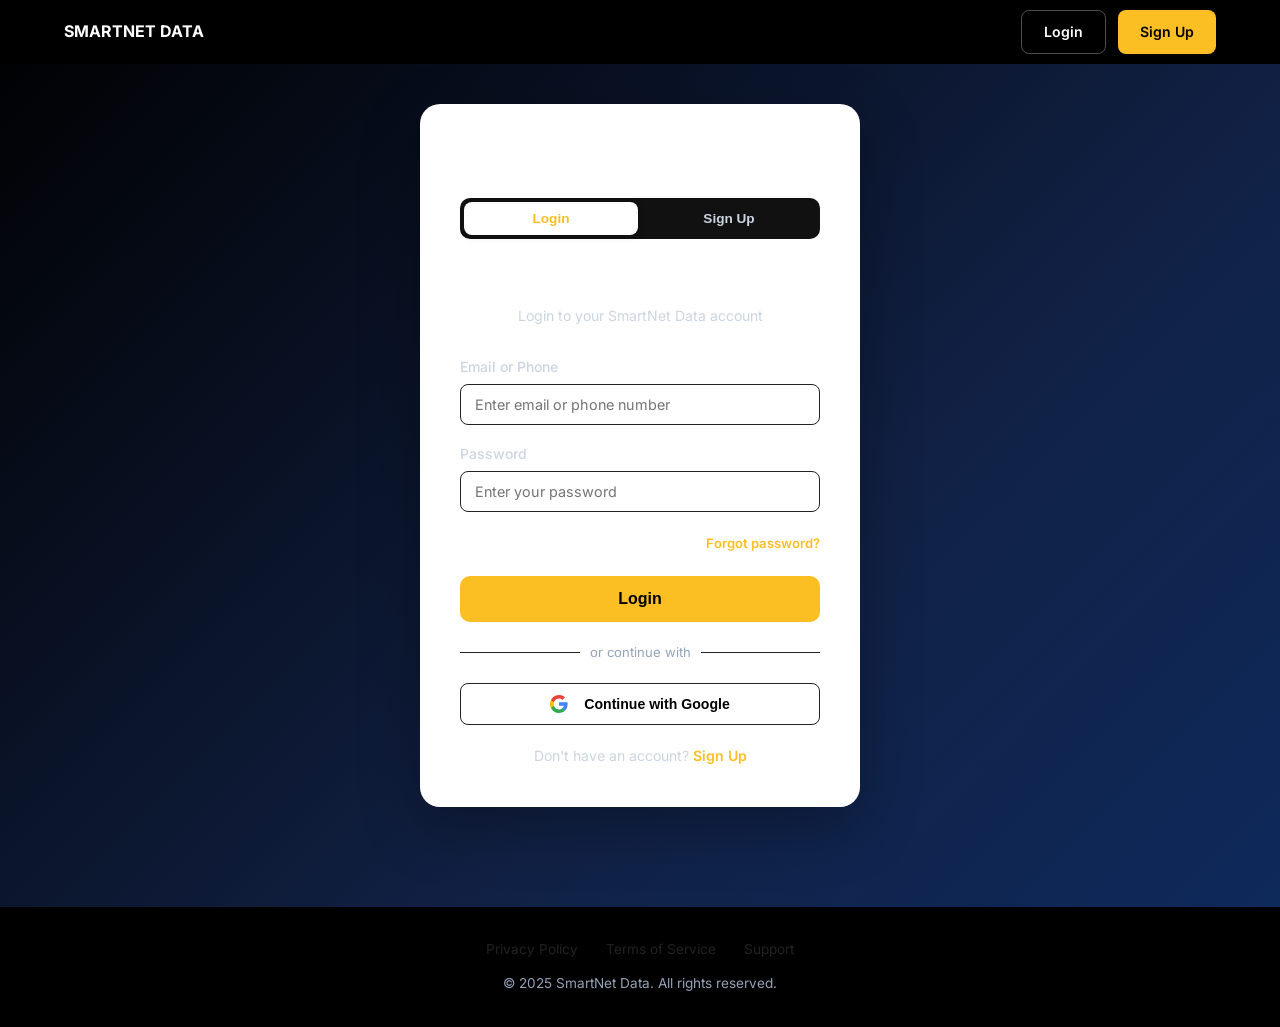
<file: login.html>
<!DOCTYPE html>
<html lang="en">
<head>
  <meta charset="UTF-8">
  <meta name="viewport" content="width=device-width, initial-scale=1.0">
  <title>Login & Sign Up – SmartNet Data</title>
  <link rel="stylesheet" href="styles.css">
  <script src="auth.js"></script>
  <style>
    body { background: linear-gradient(135deg, var(--navy) 0%, #112145 60%, #0d2a5e 100%); min-height: 100vh; display: flex; flex-direction: column; }
    .auth-wrap { flex: 1; display: flex; align-items: center; justify-content: center; padding: 40px 24px; }
    .auth-card { background: var(--white); border-radius: 20px; padding: 40px; width: 100%; max-width: 440px; box-shadow: 0 20px 60px rgba(0,0,0,0.3); }
    .auth-logo { display: flex; align-items: center; justify-content: center; gap: 8px; margin-bottom: 28px; }
    .auth-logo .logo-icon { width: 36px; height: 36px; background: var(--blue-light); border-radius: 10px; display: flex; align-items: center; justify-content: center; font-size: 16px; }
    .auth-logo span { font-size: 1rem; font-weight: 800; color: var(--text); }
    .auth-title { text-align: center; margin-bottom: 6px; }
    .auth-title h1 { font-size: 1.5rem; font-weight: 800; color: var(--text); }
    .auth-title p { color: var(--gray-600); font-size: 0.88rem; margin-top: 4px; margin-bottom: 28px; }
    .otp-row { display: flex; gap: 10px; justify-content: center; margin: 16px 0; }
    .otp-box { width: 52px; height: 56px; border: 2px solid var(--gray-200); border-radius: 10px; font-size: 1.4rem; font-weight: 700; text-align: center; outline: none; transition: border-color 0.2s; }
    .otp-box:focus { border-color: var(--blue-light); }
    .divider-text { display: flex; align-items: center; gap: 10px; margin: 20px 0; color: var(--gray-400); font-size: 0.82rem; }
    .divider-text::before, .divider-text::after { content: ''; flex: 1; height: 1px; background: var(--gray-200); }
    .social-btn { width: 100%; padding: 11px; border: 1.5px solid var(--gray-200); border-radius: 8px; background: white; font-size: 0.88rem; font-weight: 600; cursor: pointer; display: flex; align-items: center; justify-content: center; gap: 8px; transition: all 0.2s; margin-bottom: 10px; }
    .social-btn:hover { background: var(--gray-50); border-color: var(--gray-400); }
    .switch-auth { text-align: center; margin-top: 20px; font-size: 0.88rem; color: var(--gray-600); }
    .switch-auth a { color: var(--blue-light); font-weight: 600; text-decoration: none; }
    .switch-auth a:hover { text-decoration: underline; }
    .otp-section { display: none; }
    .otp-section.visible { display: block; }
    .resend { color: var(--blue-light); background: none; border: none; cursor: pointer; font-weight: 600; font-size: 0.85rem; }
  </style>
</head>
<body>

<nav>
  <a href="index.html" class="logo">
    <span>SMARTNET DATA</span>
  </a>
  
  <div class="nav-right">
    <a href="login.html" class="btn btn-outline">Login</a>
    <a href="login.html#signup" class="btn btn-primary">Sign Up</a>
  </div>
</nav>

<div class="auth-wrap">
  <div class="auth-card">
    <div class="auth-logo">
      <span>SMARTNET DATA</span>
    </div>

    <!-- TABS -->
    <div class="tabs" id="authTabs">
      <button class="tab-btn active" onclick="switchMode('login')">Login</button>
      <button class="tab-btn" onclick="switchMode('signup')">Sign Up</button>
    </div>

    <!-- LOGIN FORM -->
    <div id="loginForm">
      <div class="auth-title">
        <h1>Welcome back</h1>
        <p>Login to your SmartNet Data account</p>
      </div>
      <div class="form-group">
        <label>Email or Phone</label>
        <input type="text" id="loginEmail" class="form-control" placeholder="Enter email or phone number">
      </div>
      <div class="form-group">
        <label>Password</label>
        <input type="password" id="loginPass" class="form-control" placeholder="Enter your password">
      </div>
      <div style="text-align:right; margin-bottom:20px;">
        <a href="#" style="font-size:0.82rem; color:var(--blue-light); font-weight:600; text-decoration:none;">Forgot password?</a>
      </div>
      <button class="btn btn-primary btn-full btn-lg" onclick="handleLogin()">Login</button>
      <div class="divider-text">or continue with</div>
      <button class="social-btn" onclick="handleGoogleLogin()">
        <svg width="18" height="18" viewBox="0 0 18 18" style="margin-right: 8px;">
          <path d="M17.64 9.2c0-.63-.06-1.25-.16-1.84H9v3.47h4.84a4.14 4.14 0 0 1-1.8 2.71v2.26h2.91a8.78 8.78 0 0 0 2.69-6.6z" fill="#4285F4"/>
          <path d="M9 18c2.43 0 4.47-.8 5.96-2.18l-2.91-2.26c-.8.54-1.83.86-3.05.86-2.34 0-4.33-1.58-5.04-3.7H.95v2.33A9 9 0 0 0 9 18z" fill="#34A853"/>
          <path d="M3.96 10.71a5.41 5.41 0 0 1 0-3.42V4.96H.95a9 9 0 0 0 0 8.08l3.01-2.33z" fill="#FBBC05"/>
          <path d="M9 3.58c1.32 0 2.5.45 3.44 1.35l2.58-2.59A9 9 0 0 0 .95 4.96L3.96 7.29C4.67 5.17 6.66 3.58 9 3.58z" fill="#EA4335"/>
        </svg>
        Continue with Google
      </button>
      <div class="switch-auth">Don't have an account? <a href="#" onclick="switchMode('signup')">Sign Up</a></div>
    </div>

    <!-- SIGNUP FORM -->
    <div id="signupForm" style="display:none;">
      <div class="auth-title">
        <h1>Create Account</h1>
        <p>Join SmartNet Data today – it's free!</p>
      </div>
      <div class="grid-2" style="gap:14px; margin-bottom:14px;">
        <div class="form-group" style="margin-bottom:0;">
          <label>First Name</label>
          <input type="text" id="fname" class="form-control" placeholder="John">
        </div>
        <div class="form-group" style="margin-bottom:0;">
          <label>Last Name</label>
          <input type="text" id="lname" class="form-control" placeholder="Mensah">
        </div>
      </div>
      <div class="form-group">
        <label>Email Address</label>
        <input type="email" id="email" class="form-control" placeholder="john@example.com">
      </div>
      <div class="form-group">
        <label>Phone Number</label>
        <input type="tel" id="phone" class="form-control" placeholder="0241234567">
      </div>
      <div class="form-group">
        <label>Password</label>
        <input type="password" id="password" class="form-control" placeholder="Min. 8 characters">
      </div>

      <!-- OTP SECTION -->
      <div class="otp-section" id="otpSection">
        <div class="divider-text">Verify your number</div>
        <p style="text-align:center; font-size:0.85rem; color:var(--gray-600); margin-bottom:12px;">Enter the 4-digit code sent to your phone</p>
        <div class="otp-row">
          <input type="text" maxlength="1" class="otp-box" oninput="moveNext(this, 'otp2')">
          <input type="text" maxlength="1" class="otp-box" id="otp2" oninput="moveNext(this, 'otp3')">
          <input type="text" maxlength="1" class="otp-box" id="otp3" oninput="moveNext(this, 'otp4')">
          <input type="text" maxlength="1" class="otp-box" id="otp4">
        </div>
        <p style="text-align:center; font-size:0.82rem; color:var(--gray-400); margin-top:10px;">
          Didn't receive it? <button class="resend" onclick="showOtp()">Resend OTP</button>
        </p>
      </div>

      <button class="btn btn-primary btn-full btn-lg" style="margin-top:8px;" onclick="handleSignup()">Create Account</button>
      <div class="switch-auth">Already have an account? <a href="#" onclick="switchMode('login')">Login</a></div>
    </div>
  </div>
</div>

<footer>
  <div class="footer-links">
    <a href="#">Privacy Policy</a>
    <a href="#">Terms of Service</a>
    <a href="#">Support</a>
  </div>
  <p>© 2025 SmartNet Data. All rights reserved.</p>
</footer>

<script>
  function switchMode(mode) {
    const tabs = document.querySelectorAll('.tab-btn');
    tabs[0].classList.toggle('active', mode === 'login');
    tabs[1].classList.toggle('active', mode === 'signup');
    document.getElementById('loginForm').style.display = mode === 'login' ? 'block' : 'none';
    document.getElementById('signupForm').style.display = mode === 'signup' ? 'block' : 'none';
  }

  function showOtp() {
    document.getElementById('otpSection').classList.add('visible');
  }

  function handleGoogleLogin() {
    auth.login('Google User', 'user@google.com');
    window.location.href = 'dashboard.html';
  }

  function handleLogin() {
    const email = document.getElementById('loginEmail').value;
    if (email) {
      auth.login('User', email);
      window.location.href = 'dashboard.html';
    }
  }

  function handleSignup() {
    const otp = document.getElementById('otpSection');
    const fname = document.getElementById('fname').value;
    const email = document.getElementById('email').value.trim();
    const phone = document.getElementById('phone').value.trim();
    const password = document.getElementById('password').value;

    const emailPattern = /^[^\\s@]+@[^\\s@]+\\.[^\\s@]+$/;

    if (!otp.classList.contains('visible')) {
      if (!fname) return alert('Please enter your first name.');
      if (!email || !emailPattern.test(email)) return alert('Please enter a valid email address (e.g., name@example.com).');
      if (!phone) return alert('Please enter your phone number.');
      if (!password || password.length < 8) return alert('Please enter a valid password (minimum 8 characters).');
      
      // All valid! Proceed to OTP step
      otp.classList.add('visible');
    } else {
      // Complete OTP Verification
      auth.login(fname, email);
      window.location.href = 'dashboard.html';
    }
  }

  function moveNext(el, nextId) {
    if (el.value.length === 1 && nextId) {
      document.getElementById(nextId).focus();
    }
  }

  // Open signup tab if #signup in URL
  if (window.location.hash === '#signup') switchMode('signup');
</script>
</body>
</html>
</file>
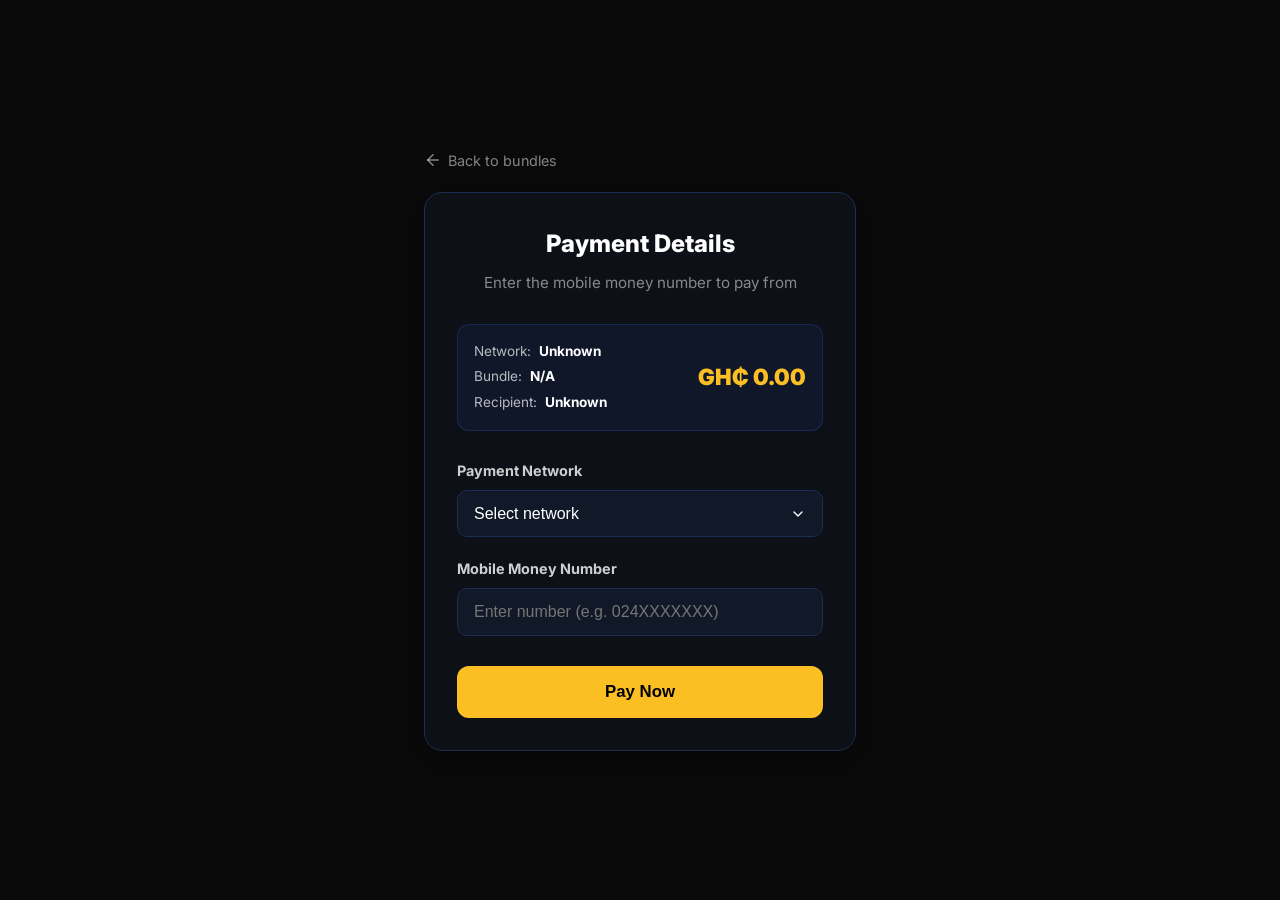
<file: payment-checkout.html>
<!DOCTYPE html>
<html lang="en">
<head>
  <meta charset="UTF-8">
  <meta name="viewport" content="width=device-width, initial-scale=1.0">
  <title>Payment Checkout – SmartNet Data</title>
  <link rel="stylesheet" href="styles.css">
  <script src="data.js"></script>
  <style>
    body { background: #0a0a0a; color: #fff; min-height: 100vh; display: flex; align-items: center; justify-content: center; }
    .checkout-wrap { width: 100%; max-width: 480px; padding: 24px; }
    
    .card { background: #0d1117; border: 1.5px solid #1e2d50; border-radius: 18px; padding: 32px; box-shadow: 0 10px 40px rgba(0,0,0,0.5); }
    .card-header { text-align: center; margin-bottom: 28px; }
    .card-header h2 { font-size: 1.5rem; font-weight: 800; margin-bottom: 8px; color: #fff; }
    .card-header p { color: rgba(255,255,255,0.5); font-size: 0.95rem; }

    /* Order details bubble */
    .order-bubble { background: rgba(59,109,250,0.08); border: 1px solid rgba(59,109,250,0.2); border-radius: 12px; padding: 16px; margin-bottom: 28px; display: flex; justify-content: space-between; align-items: center; }
    .ob-left { display: flex; flex-direction: column; gap: 4px; }
    .ob-item { font-size: 0.85rem; color: rgba(255,255,255,0.7); }
    .ob-item strong { color: #fff; margin-left: 4px; }
    .ob-price { font-size: 1.4rem; font-weight: 900; color: #fbbf24; }

    /* Payment form */
    .form-group { margin-bottom: 20px; }
    .form-group label { display: block; font-size: 0.9rem; font-weight: 700; color: rgba(255,255,255,0.8); margin-bottom: 8px; }
    .form-group input, .form-group select {
      width: 100%; padding: 14px 16px; background: #111827; border: 1.5px solid #1e2d50; border-radius: 10px; color: #fff; font-size: 1rem; outline: none; box-sizing: border-box; transition: 0.2s;
    }
    .form-group input:focus, .form-group select:focus { border-color: #fbbf24; }
    .form-group select { cursor: pointer; appearance: none; background-image: url("data:image/svg+xml;charset=UTF-8,%3csvg xmlns='http://www.w3.org/2000/svg' viewBox='0 0 24 24' fill='none' stroke='white' stroke-width='2' stroke-linecap='round' stroke-linejoin='round'%3e%3cpolyline points='6 9 12 15 18 9'%3e%3c/polyline%3e%3c/svg%3e"); background-repeat: no-repeat; background-position: right 16px center; background-size: 16px; padding-right: 48px; }
    
    .btn-pay { width: 100%; padding: 16px; background: #fbbf24; color: #000; font-weight: 900; font-size: 1.05rem; border: none; border-radius: 12px; cursor: pointer; transition: all 0.2s; margin-top: 10px; }
    .btn-pay:hover { background: #f59e0b; transform: translateY(-1px); }

    .back-link { display: inline-flex; align-items: center; gap: 6px; color: rgba(255,255,255,0.5); text-decoration: none; font-size: 0.9rem; margin-bottom: 20px; transition: 0.2s; }
    .back-link:hover { color: #fff; }

    /* Processing state */
    .processing { display: none; text-align: center; padding: 30px 0; }
    .spinner { border: 4px solid rgba(255,255,255,0.1); width: 40px; height: 40px; border-radius: 50%; border-left-color: #fbbf24; animation: spin 1s linear infinite; margin: 0 auto 20px; }
    @keyframes spin { 0% { transform: rotate(0deg); } 100% { transform: rotate(360deg); } }

    /* USSD Modal */
    .ussd-overlay { position: fixed; top: 0; left: 0; width: 100%; height: 100%; background: rgba(0,0,0,0.85); display: none; align-items: center; justify-content: center; z-index: 100; backdrop-filter: blur(4px); }
    .ussd-box { background: #e5e7eb; border-radius: 8px; width: 90%; max-width: 320px; padding: 20px; color: #111; font-family: monospace; box-shadow: 0 10px 25px rgba(0,0,0,0.5); }
    .ussd-title { font-weight: bold; font-size: 1.1rem; margin-bottom: 12px; }
    .ussd-text { font-size: 0.95rem; margin-bottom: 16px; line-height: 1.4; color: #333; }
    .ussd-input { width: 100%; background: transparent; border: none; border-bottom: 2px solid #2563eb; font-size: 1.2rem; padding: 8px 4px; outline: none; margin-bottom: 24px; font-family: monospace; letter-spacing: 4px; text-align: center; }
    .ussd-actions { display: flex; justify-content: flex-end; gap: 16px; }
    .ussd-btn { background: none; border: none; font-size: 1rem; font-weight: bold; cursor: pointer; padding: 8px; font-family: monospace; }
    .ussd-btn.cancel { color: #dc2626; }
    .ussd-btn.send { color: #2563eb; }
  </style>
</head>
<body>

  <div class="checkout-wrap">
    <a href="buy-data.html" class="back-link">
      <svg width="18" height="18" viewBox="0 0 24 24" fill="none" stroke="currentColor" stroke-width="2" stroke-linecap="round" stroke-linejoin="round"><line x1="19" y1="12" x2="5" y2="12"></line><polyline points="12 19 5 12 12 5"></polyline></svg>
      Back to bundles
    </a>

    <div class="card" id="formCard">
      <div class="card-header">
        <h2>Payment Details</h2>
        <p>Enter the mobile money number to pay from</p>
      </div>

      <div class="order-bubble">
        <div class="ob-left">
          <div class="ob-item">Network: <strong id="lblNet">...</strong></div>
          <div class="ob-item">Bundle: <strong id="lblBundle">...</strong></div>
          <div class="ob-item">Recipient: <strong id="lblRecepient">...</strong></div>
        </div>
        <div class="ob-price">GH₵ <span id="lblPrice">0.00</span></div>
      </div>

      <form onsubmit="handlePayment(event)">
        <div class="form-group">
          <label>Payment Network</label>
          <select id="payNet" required>
            <option value="" disabled selected>Select network</option>
            <option value="MTN Mobile Money">MTN Mobile Money</option>
            <option value="Telecel Cash">Telecel Cash</option>
            <option value="AirtelTigo Money">AirtelTigo Money</option>
          </select>
        </div>
        
        <div class="form-group">
          <label>Mobile Money Number</label>
          <input type="tel" id="payPhone" placeholder="Enter number (e.g. 024XXXXXXX)" required autocomplete="off">
        </div>

        <button type="submit" class="btn-pay" id="payBtn">Pay Now</button>
      </form>
    </div>

    <!-- Processing State -->
    <div class="card processing" id="processingCard">
      <div class="spinner"></div>
      <h3 style="margin-bottom:8px;">Authorizing Payment...</h3>
      <p style="color:rgba(255,255,255,0.6); font-size:0.9rem; line-height:1.5;">Please wait while we confirm your transaction with the provider.</p>
    </div>
  </div>

  <!-- Simulated USSD Prompt -->
  <div class="ussd-overlay" id="ussdModal">
    <div class="ussd-box">
      <div class="ussd-title">Mobile Money Approval</div>
      <div class="ussd-text">Authorize payment of <strong>GH₵ <span id="ussdPrice">0.00</span></strong> to SmartNet Data for <span id="ussdBundle">Data</span> bundle. <br><br>Enter PIN to confirm:</div>
      <input type="password" class="ussd-input" id="ussdPin" maxlength="4" placeholder="****" autocomplete="off" inputmode="numeric">
      <div class="ussd-actions">
        <button class="ussd-btn cancel" onclick="cancelUssd()">CANCEL</button>
        <button class="ussd-btn send" onclick="submitPin()">SEND</button>
      </div>
    </div>
  </div>

  <script>
    // Parse URL parameters
    const params = new URLSearchParams(window.location.search);
    const network = params.get('network') || 'Unknown';
    const bundle = params.get('bundle') || 'N/A';
    const price = params.get('price') || '0.00';
    const recepient = params.get('phone') || 'Unknown';

    // Populate order details
    document.getElementById('lblNet').textContent = network;
    document.getElementById('lblBundle').textContent = bundle;
    document.getElementById('lblPrice').textContent = price;
    document.getElementById('lblRecepient').textContent = recepient;

    // Handle form submission
    function handlePayment(e) {
      e.preventDefault();
      const payNet = document.getElementById('payNet').value;
      const payPhone = document.getElementById('payPhone').value;

      if (!payNet || !payPhone) return;

      // Show USSD Modal prompt
      document.getElementById('ussdPrice').textContent = price;
      document.getElementById('ussdBundle').textContent = bundle;
      document.getElementById('ussdPin').value = '';
      document.getElementById('ussdModal').style.display = 'flex';
      document.getElementById('ussdPin').focus();
    }

    function cancelUssd() {
      document.getElementById('ussdModal').style.display = 'none';
    }

    function submitPin() {
      const pin = document.getElementById('ussdPin').value;
      if (pin.length < 4) {
        alert("Please enter a valid 4-digit PIN.");
        return;
      }

      // Hide USSD, show processing spinner
      document.getElementById('ussdModal').style.display = 'none';
      document.getElementById('formCard').style.display = 'none';
      document.getElementById('processingCard').style.display = 'block';

      // Record the success in our local data system
      const numericPrice = parseFloat(price);
      smartData.addTransaction(`Purchase ${bundle} (${network}) for ${recepient}`, 'Bundle', -numericPrice, 'Success');
      smartData.addOrder(bundle, network, numericPrice, recepient);

      // Simulate API call delay then redirect to dashboard showing success
      setTimeout(() => {
        window.location.href = 'dashboard.html?purchase=success';
      }, 3500);
    }
  </script>
</body>
</html>
</file>
<file: styles.css>
@import url('https://fonts.googleapis.com/css2?family=Inter:wght@300;400;500;600;700;800&display=swap');

*, *::before, *::after { box-sizing: border-box; margin: 0; padding: 0; }

:root {
  --navy: #000000;
  --blue: #2563eb;
  --blue-light: #fbbf24;
  --green: #22c55e;
  --green-dark: #16a34a;
  --white: #ffffff;
  --gray-50: #000000;
  --gray-100: #111111;
  --gray-200: #222222;
  --gray-400: #94a3b8;
  --gray-600: #cbd5e1;
  --gray-800: #1e293b;
  --text: #ffffff;
  --radius: 12px;
  --shadow: 0 4px 24px rgba(255,255,255,0.05);
  --shadow-lg: 0 8px 40px rgba(255,255,255,0.1);
}

body {
  font-family: 'Inter', sans-serif;
  color: var(--text);
  background: var(--gray-50);
  line-height: 1.6;
}

/* ── NAV ── */
nav {
  background: var(--navy);
  padding: 0 5%;
  display: flex;
  align-items: center;
  justify-content: space-between;
  height: 64px;
  position: sticky;
  top: 0;
  z-index: 100;
}
.logo {
  display: flex;
  align-items: center;
  gap: 8px;
  color: var(--white);
  font-weight: 700;
  font-size: 1rem;
  text-decoration: none;
}
.logo-icon {
  width: 32px;
  height: 32px;
  background: var(--blue-light);
  border-radius: 8px;
  display: flex;
  align-items: center;
  justify-content: center;
  font-size: 14px;
}
nav ul {
  list-style: none;
  display: flex;
  gap: 32px;
}
nav ul a {
  color: var(--gray-400);
  text-decoration: none;
  font-size: 0.9rem;
  font-weight: 500;
  transition: color 0.2s;
}
nav ul a:hover, nav ul a.active { color: var(--white); }
.nav-right { display: flex; gap: 12px; }
.btn {
  display: inline-flex;
  align-items: center;
  justify-content: center;
  gap: 8px;
  padding: 10px 22px;
  border-radius: 8px;
  font-weight: 600;
  font-size: 0.88rem;
  cursor: pointer;
  border: none;
  text-decoration: none;
  transition: all 0.2s;
}
.btn-primary { background: var(--blue-light); color: #000; }
.btn-primary:hover { background: #fff; color: #000; transform: translateY(-1px); box-shadow: 0 4px 16px rgba(251,191,36,0.4); }
.btn-outline { background: transparent; color: var(--white); border: 1.5px solid rgba(255,255,255,0.3); }
.btn-outline:hover { border-color: var(--white); background: rgba(255,255,255,0.08); }
.btn-green { background: var(--green); color: var(--white); }
.btn-green:hover { background: var(--green-dark); transform: translateY(-1px); }
.btn-lg { padding: 14px 32px; font-size: 1rem; border-radius: 10px; }
.btn-full { width: 100%; }

/* ── CARDS ── */
.card {
  background: var(--white);
  border-radius: var(--radius);
  box-shadow: var(--shadow);
  padding: 24px;
  color: #000; /* High contrast black text on white cards */
}

/* ── BADGE ── */
.badge {
  display: inline-flex;
  align-items: center;
  padding: 4px 12px;
  border-radius: 99px;
  font-size: 0.75rem;
  font-weight: 600;
}
.badge-green { background: #dcfce7; color: var(--green-dark); }
.badge-blue { background: #dbeafe; color: var(--blue); }
.badge-red { background: #fee2e2; color: #dc2626; }

/* ── FORM ── */
.form-group { margin-bottom: 18px; }
.form-group label { display: block; font-size: 0.875rem; font-weight: 500; color: var(--gray-600); margin-bottom: 6px; }
.form-control {
  width: 100%;
  padding: 11px 14px;
  border: 1.5px solid var(--gray-200);
  border-radius: 8px;
  font-size: 0.9rem;
  font-family: inherit;
  outline: none;
  transition: border-color 0.2s;
  background: var(--white);
}
.form-control:focus { border-color: var(--blue-light); }
select.form-control { appearance: none; background-image: url("data:image/svg+xml,%3Csvg xmlns='http://www.w3.org/2000/svg' width='12' height='12' fill='%2394a3b8' viewBox='0 0 16 16'%3E%3Cpath d='M7.247 11.14 2.451 5.658C1.885 5.013 2.345 4 3.204 4h9.592a1 1 0 0 1 .753 1.659l-4.796 5.48a1 1 0 0 1-1.506 0z'/%3E%3C/svg%3E"); background-repeat: no-repeat; background-position: right 14px center; }

/* ── FOOTER ── */
footer {
  background: var(--navy);
  color: var(--gray-400);
  padding: 32px 5%;
  text-align: center;
  font-size: 0.85rem;
  margin-top: 60px;
}
footer a { color: var(--gray-200); text-decoration: none; margin: 0 12px; }
footer .footer-links { margin-bottom: 12px; }

/* ── NETWORK CHIPS ── */
.network-chip {
  display: flex;
  align-items: center;
  gap: 8px;
  padding: 8px 16px;
  border-radius: 99px;
  border: 2px solid var(--gray-200);
  font-weight: 600;
  font-size: 0.85rem;
  cursor: pointer;
  transition: all 0.2s;
  background: var(--white);
}
.network-chip:hover, .network-chip.active { border-color: var(--blue-light); background: #eff3ff; color: var(--blue); }
.network-dot { width: 10px; height: 10px; border-radius: 50%; }

/* ── UTILITY ── */
.container { max-width: 1100px; margin: 0 auto; padding: 0 24px; }
.section { padding: 60px 0; }
.text-center { text-align: center; }
.text-blue { color: var(--blue-light); }
.flex { display: flex; }
.items-center { align-items: center; }
.gap-8 { gap: 8px; }
.gap-12 { gap: 12px; }
.gap-16 { gap: 16px; }
.gap-24 { gap: 24px; }
.grid-2 { display: grid; grid-template-columns: 1fr 1fr; gap: 24px; }
.grid-3 { display: grid; grid-template-columns: repeat(3, 1fr); gap: 24px; }
.grid-4 { display: grid; grid-template-columns: repeat(4, 1fr); gap: 16px; }
.mb-8 { margin-bottom: 8px; }
.mb-16 { margin-bottom: 16px; }
.mb-24 { margin-bottom: 24px; }
.mb-32 { margin-bottom: 32px; }
.fw-700 { font-weight: 700; }
.fw-600 { font-weight: 600; }
.fs-sm { font-size: 0.85rem; }
.color-muted { color: var(--gray-400); }

/* ── TABS ── */
.tabs { display: flex; gap: 4px; background: var(--gray-100); border-radius: 10px; padding: 4px; margin-bottom: 24px; }
.tab-btn { flex: 1; padding: 9px; border: none; border-radius: 8px; font-weight: 600; font-size: 0.85rem; cursor: pointer; background: transparent; color: var(--gray-600); transition: all 0.2s; }
.tab-btn.active { background: var(--white); color: var(--blue-light); box-shadow: 0 2px 8px rgba(0,0,0,0.08); }

/* Divider */
.divider { height: 1px; background: var(--gray-200); margin: 24px 0; }

/* Responsive */
@media (max-width: 768px) {
  .grid-2, .grid-3, .grid-4 { grid-template-columns: 1fr; }
  nav { padding: 0 20px; }
  nav ul { display: none; } /* Could add a hamburger menu later if needed */
  .nav-right .btn-outline { display: none; } /* Hide secondary button on very small screens to save space */
  .section { padding: 40px 0; }
  .container { padding: 0 16px; }
}
</file>
